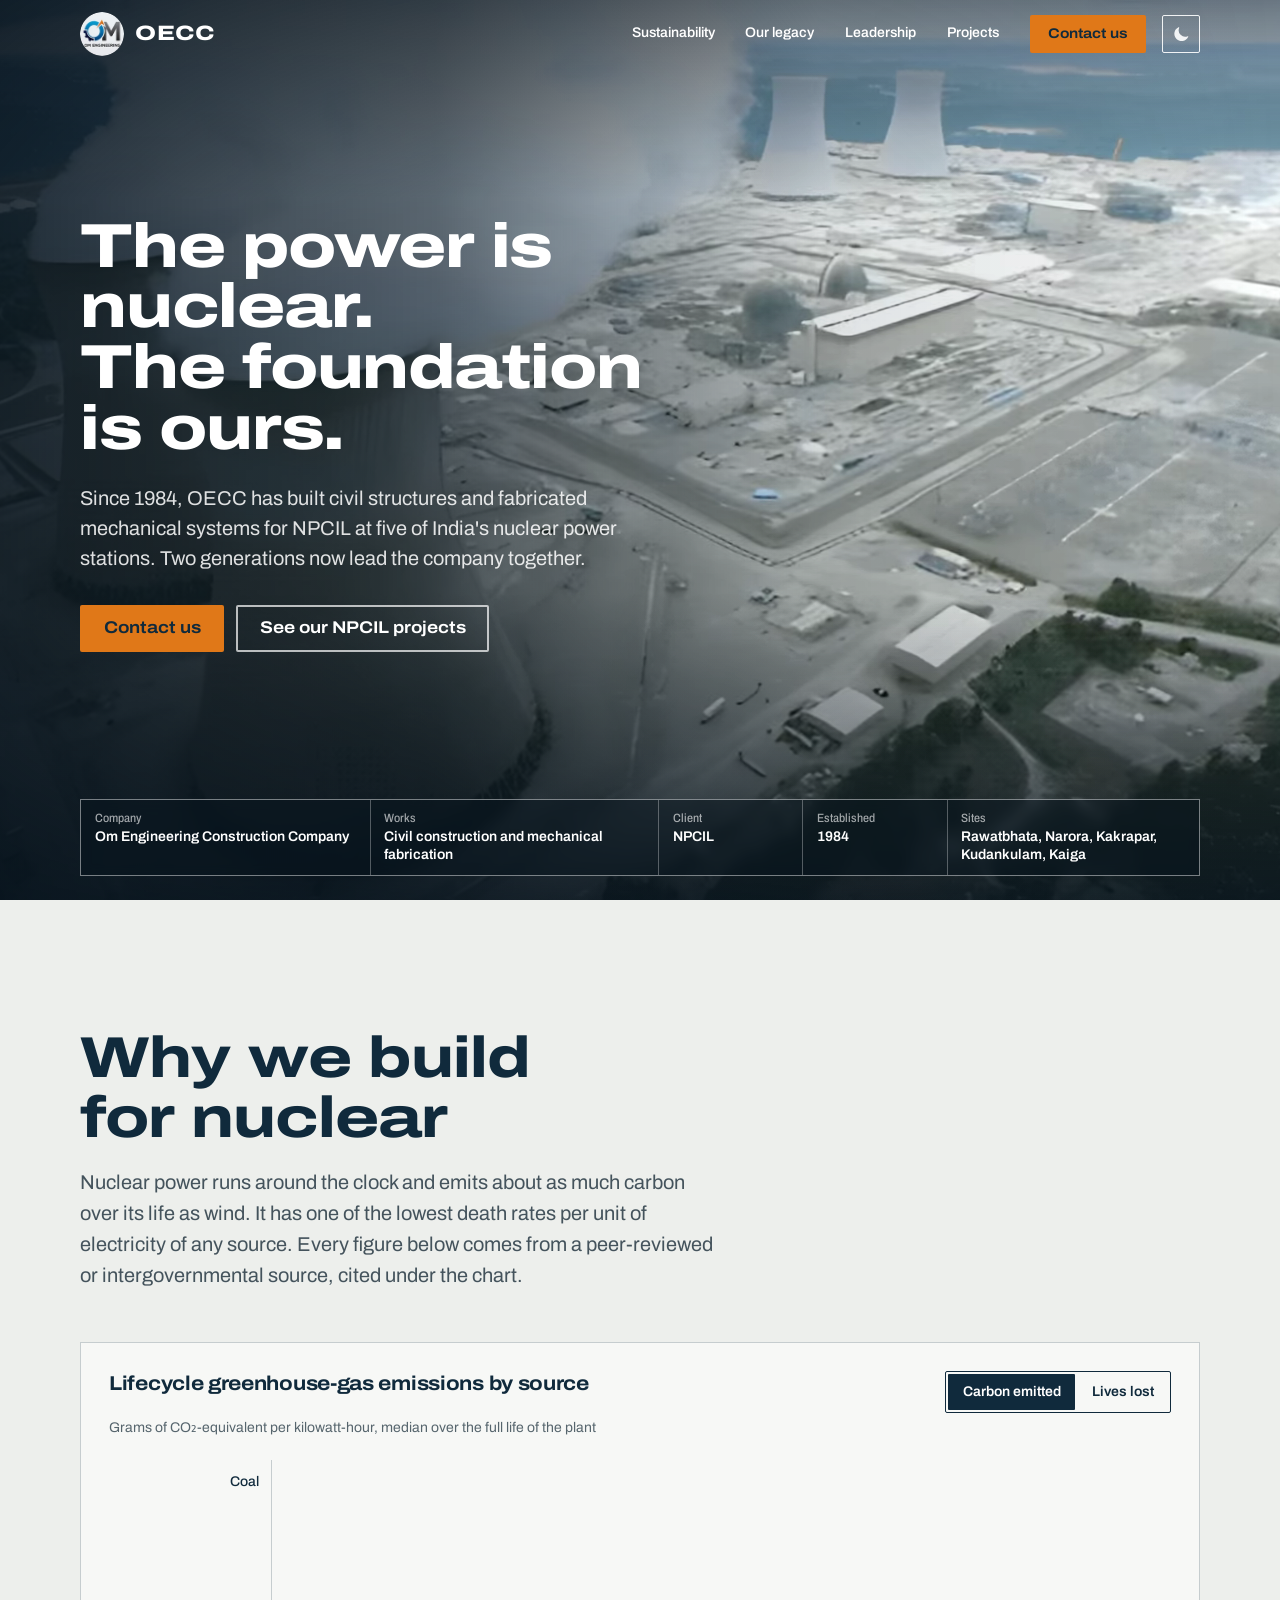
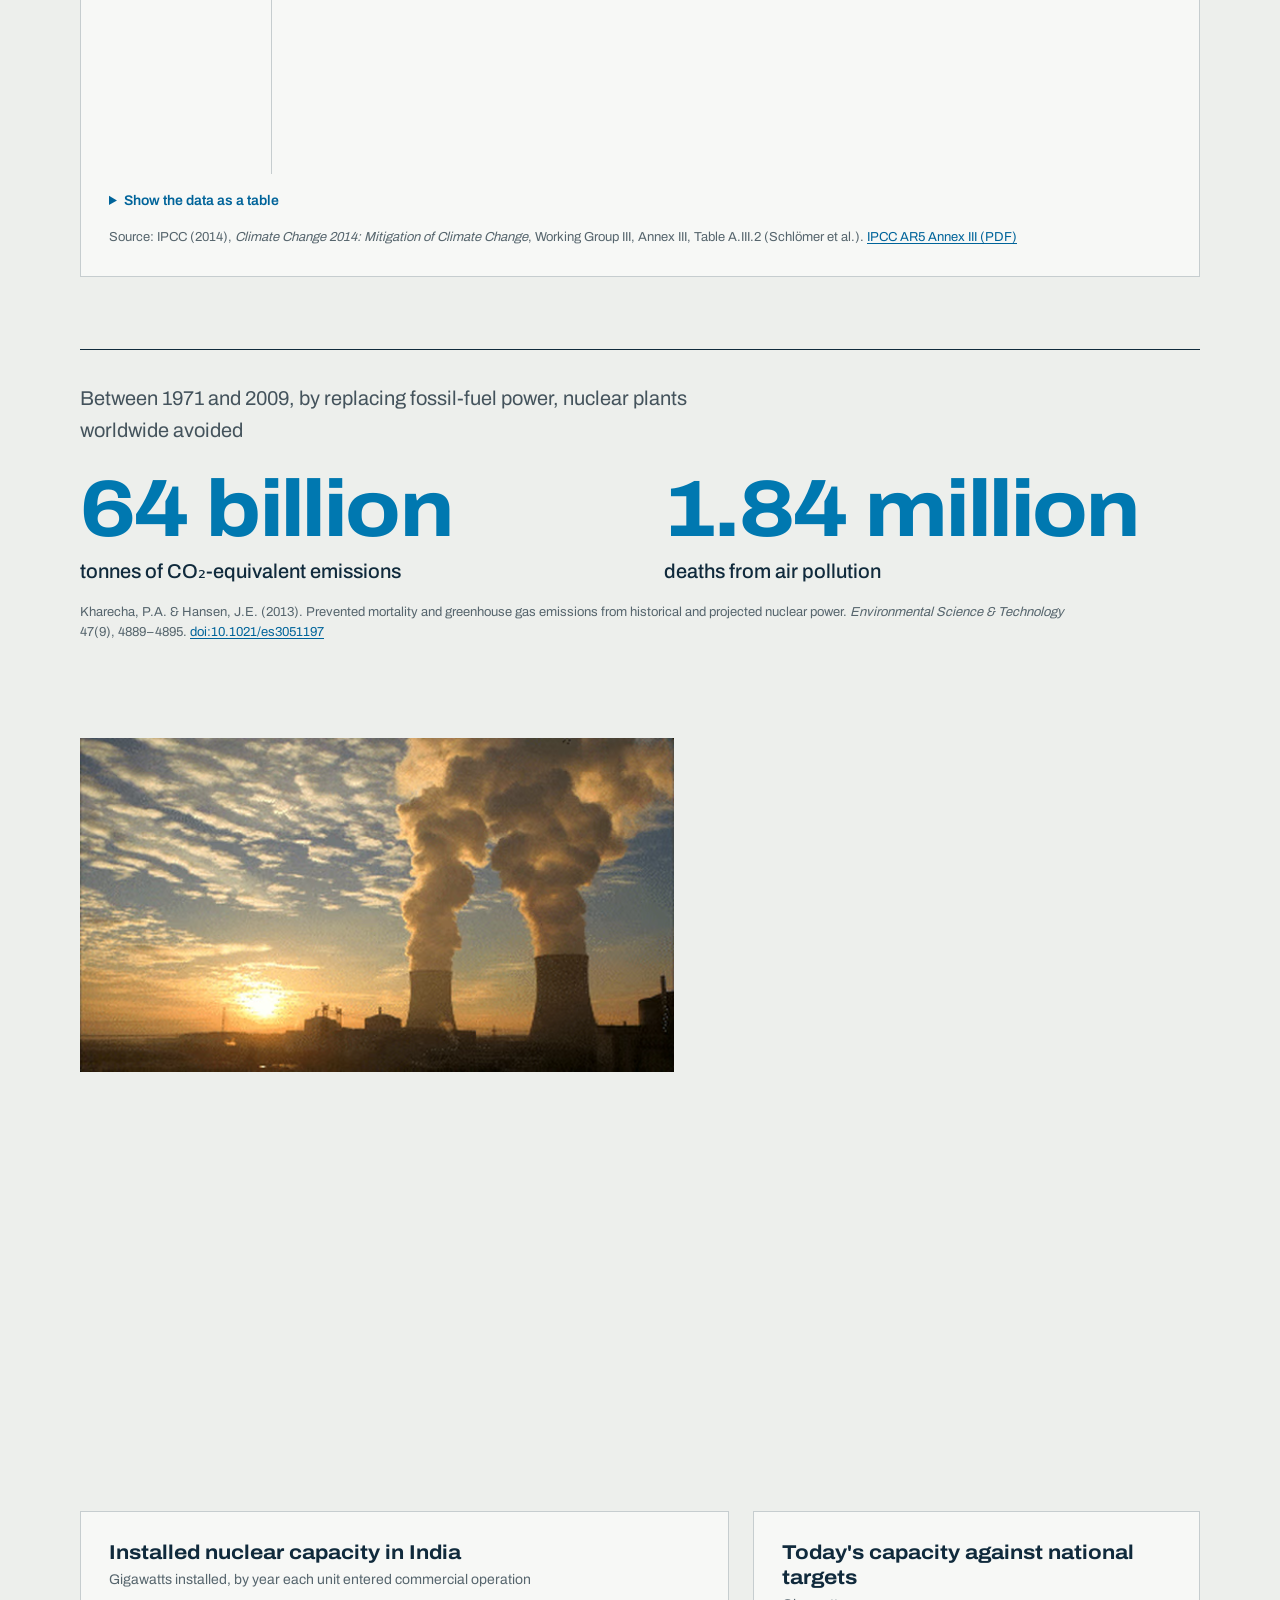
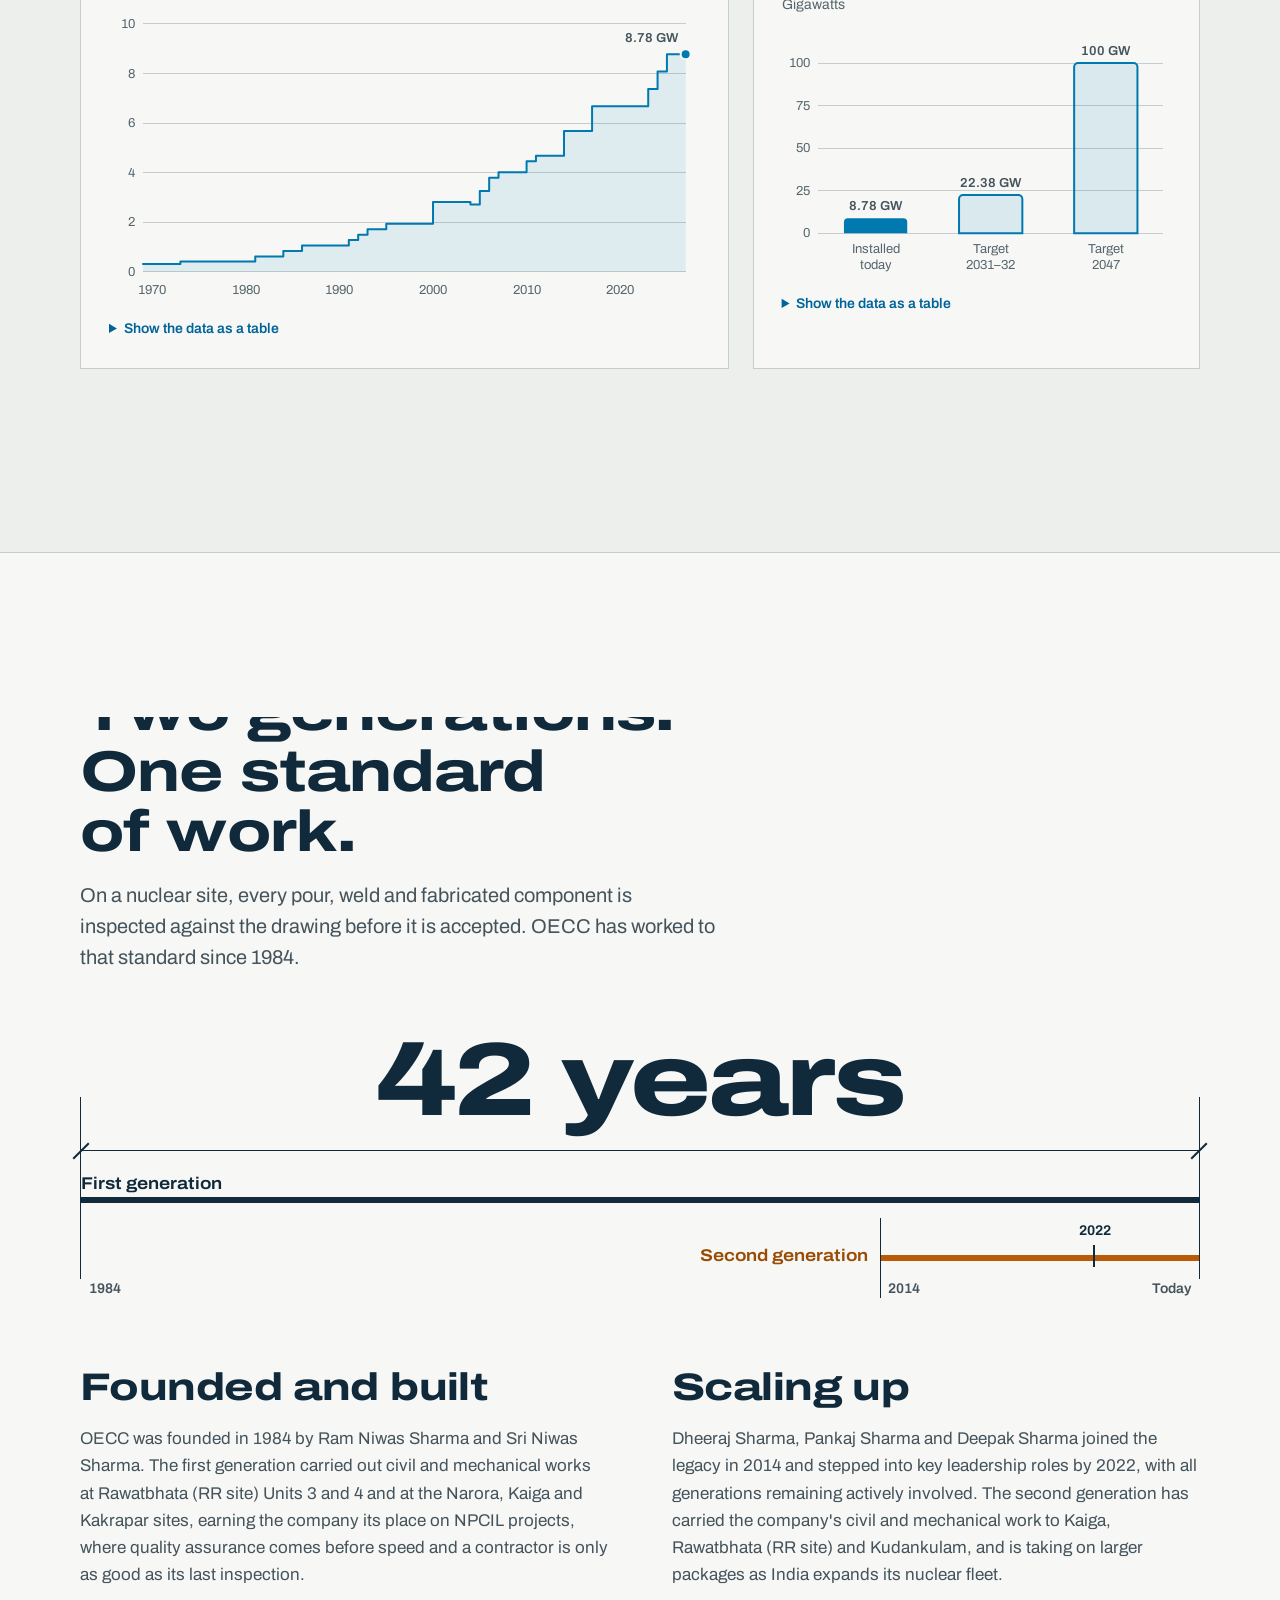
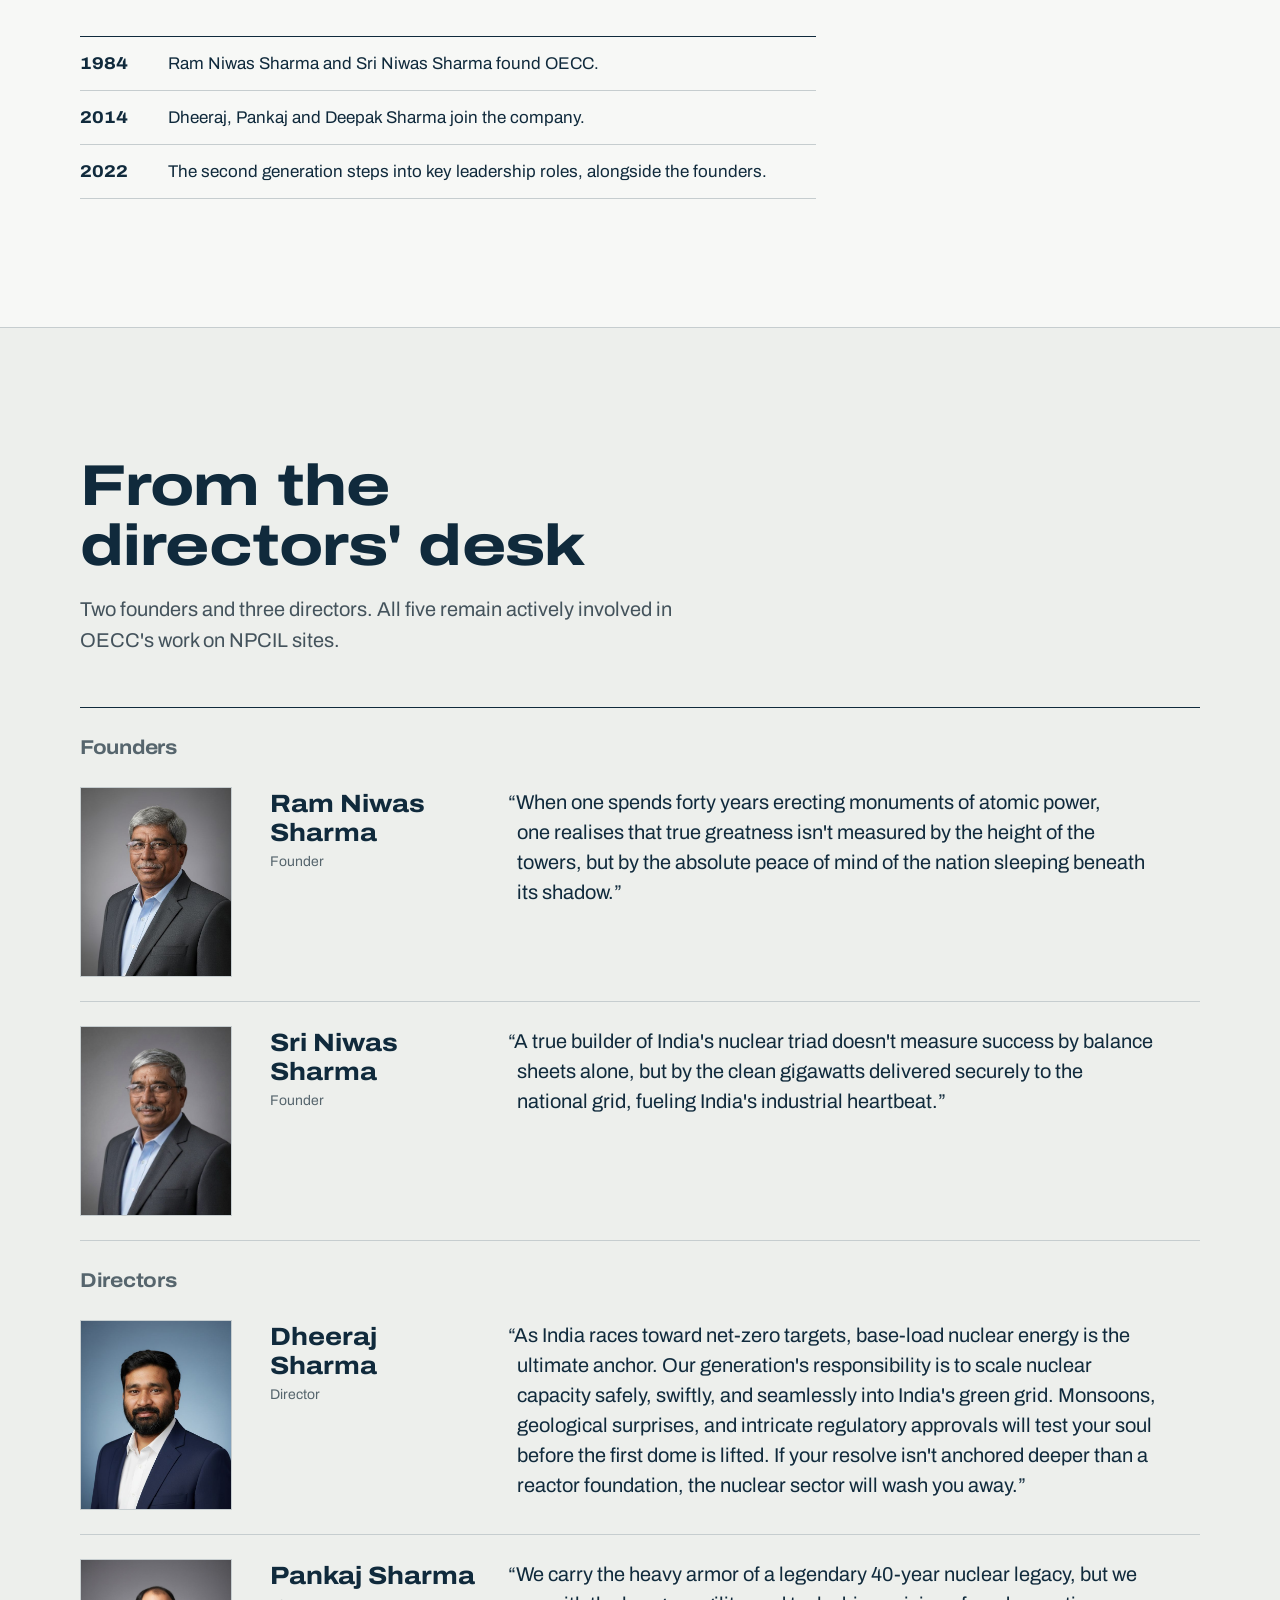
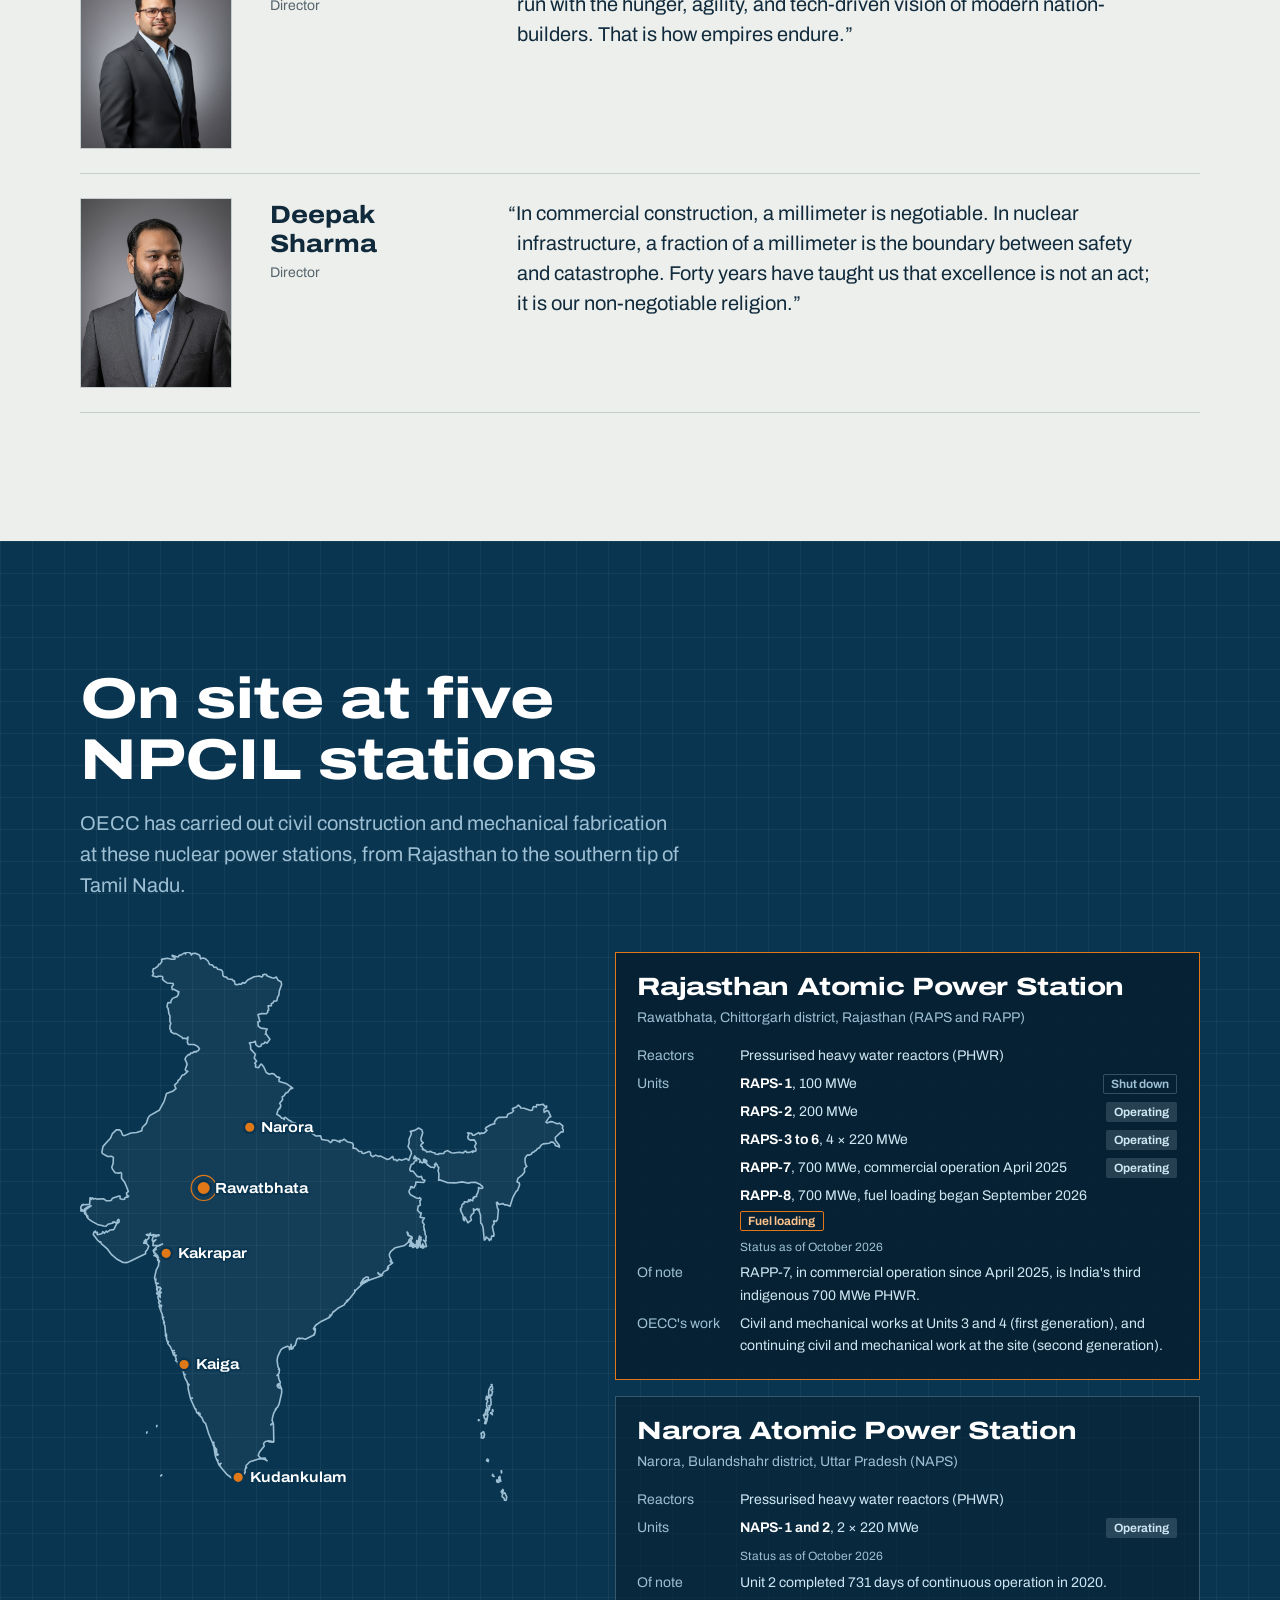
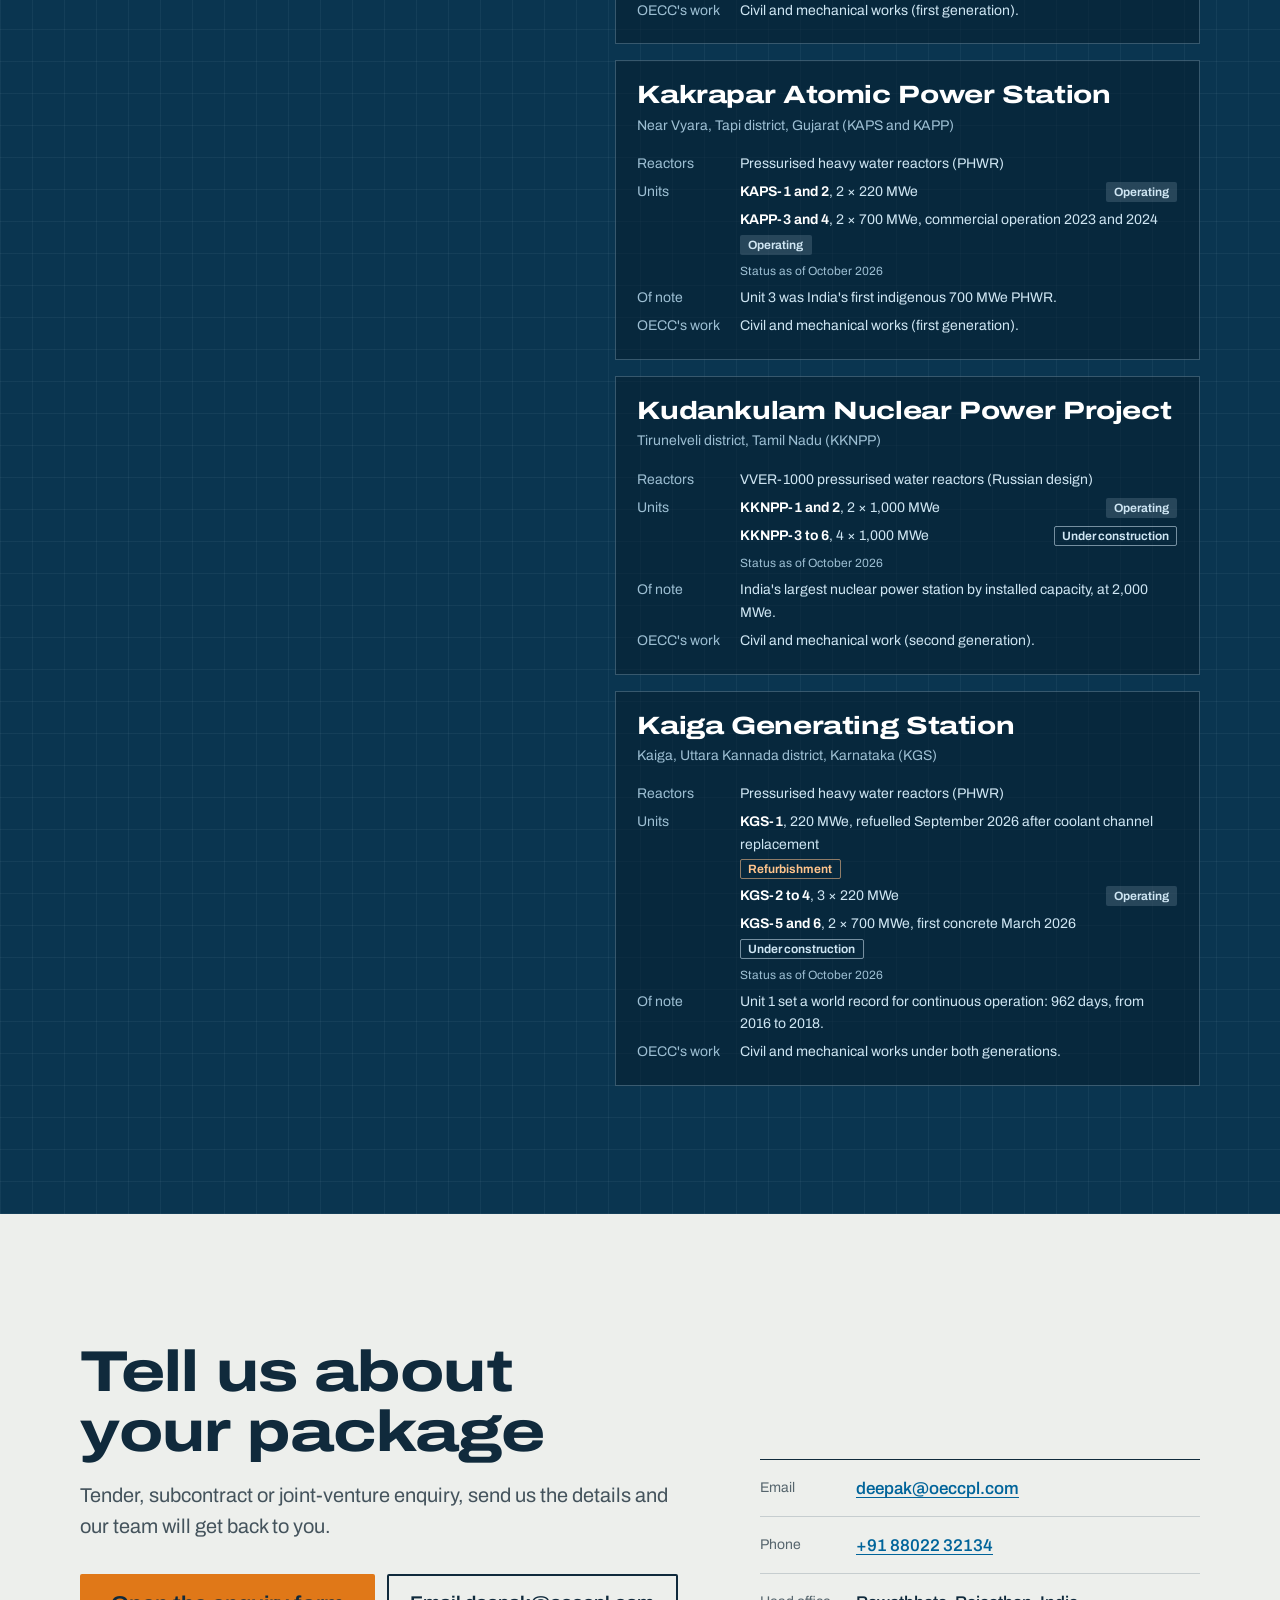
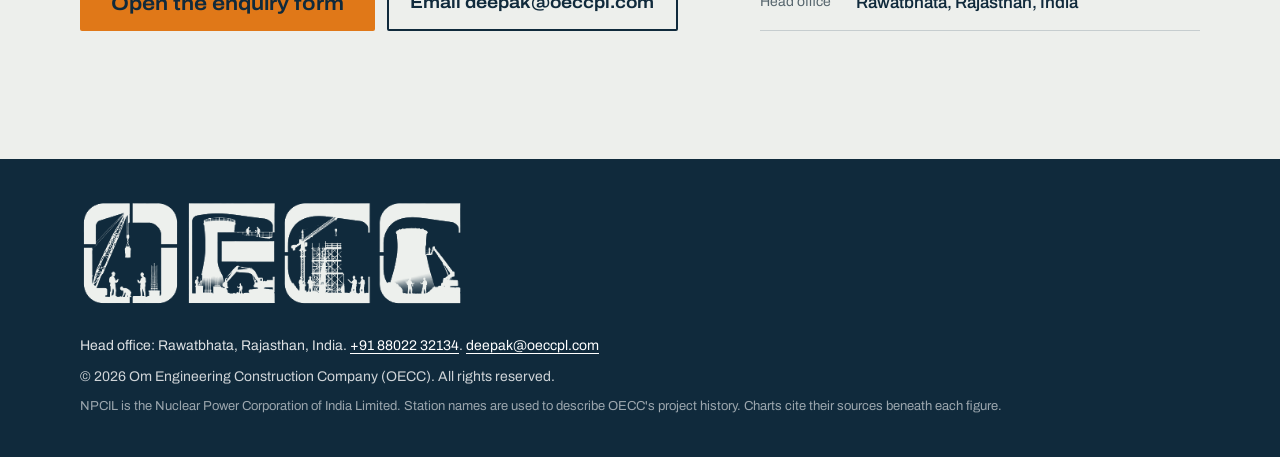
<file: index.html>
<!DOCTYPE html>
<html lang="en-IN">
<head>
  <meta charset="UTF-8">
  <meta name="viewport" content="width=device-width, initial-scale=1">
  <title>OECC | Civil construction and mechanical fabrication for NPCIL</title>
  <meta name="description" content="Om Engineering Construction Company (OECC) has delivered civil construction and mechanical fabrication for NPCIL nuclear power stations across India since 1984.">
  <meta name="color-scheme" content="light dark">
  <meta name="theme-color" content="#0A3550">
  <link rel="canonical" href="https://oeccpl.com/">

  <meta property="og:type" content="website">
  <meta property="og:title" content="OECC | The power is nuclear. The foundation is ours.">
  <meta property="og:description" content="Four decades of civil construction and mechanical fabrication for NPCIL nuclear power stations.">
  <meta property="og:image" content="https://oeccpl.com/assets/img/og-image.jpg">
  <meta property="og:url" content="https://oeccpl.com/">
  <meta name="twitter:card" content="summary_large_image">

  <link rel="icon" href="favicon.ico" sizes="48x48">
  <link rel="icon" href="assets/img/logo-192.png" type="image/png" sizes="192x192">
  <link rel="apple-touch-icon" href="assets/img/apple-touch-icon.png">
  <link rel="manifest" href="site.webmanifest">

  <link rel="preload" href="assets/fonts/archivo-var.woff2" as="font" type="font/woff2" crossorigin>
  <link rel="preload" href="assets/video/hero-aerial-poster.webp" as="image" type="image/webp">
  <script src="theme.js"></script>
  <link rel="stylesheet" href="style.css">
  <script src="script.js" defer></script>

  <script type="application/ld+json">
  {
    "@context": "https://schema.org",
    "@type": "Organization",
    "name": "Om Engineering Construction Company",
    "alternateName": "OECC",
    "url": "https://oeccpl.com/",
    "logo": "https://oeccpl.com/assets/img/logo-512.png",
    "email": "deepak@oeccpl.com",
    "telephone": "+91-8802232134",
    "foundingDate": "1984",
    "founder": [
      { "@type": "Person", "name": "Ram Niwas Sharma" },
      { "@type": "Person", "name": "Sri Niwas Sharma" }
    ],
    "address": {
      "@type": "PostalAddress",
      "addressLocality": "Rawatbhata",
      "addressRegion": "Rajasthan",
      "addressCountry": "IN"
    },
    "description": "Civil construction and mechanical fabrication for NPCIL nuclear power stations."
  }
  </script>
</head>
<body>
  <a class="skip-link" href="#main">Skip to content</a>

  <!-- ============ Navigation ============ -->
  <header class="site-nav" data-nav>
    <div class="nav-inner">
      <a class="brand" href="#top" aria-label="OECC home">
        <picture>
          <source srcset="assets/img/logo-96.webp" type="image/webp">
          <img src="assets/img/logo-96.png" width="44" height="44" alt="">
        </picture>
        <span class="brand-name">OECC</span>
      </a>
      <button class="nav-toggle" type="button" aria-expanded="false" aria-controls="nav-menu" data-nav-toggle>Menu</button>
      <nav id="nav-menu" class="nav-menu" aria-label="Main">
        <a href="#sustainability">Sustainability</a>
        <a href="#legacy">Our legacy</a>
        <a href="#leadership">Leadership</a>
        <a href="#projects">Projects</a>
        <a class="btn btn-primary btn-small" href="#contact">Contact us</a>
      </nav>
      <button class="theme-toggle" type="button" data-theme-toggle aria-label="Switch to dark mode">
        <svg class="icon-moon" viewBox="0 0 24 24" aria-hidden="true" focusable="false"><path fill="currentColor" d="M20.5 14.6A8.5 8.5 0 0 1 9.4 3.5a.6.6 0 0 0-.8-.7A9.5 9.5 0 1 0 21.2 15.4a.6.6 0 0 0-.7-.8Z"/></svg>
        <svg class="icon-sun" viewBox="0 0 24 24" aria-hidden="true" focusable="false"><circle cx="12" cy="12" r="4.2" fill="currentColor"/><path stroke="currentColor" stroke-width="2" stroke-linecap="round" d="M12 2.5v2.2M12 19.3v2.2M2.5 12h2.2M19.3 12h2.2M5.3 5.3l1.6 1.6M17.1 17.1l1.6 1.6M5.3 18.7l1.6-1.6M17.1 6.9l1.6-1.6"/></svg>
      </button>
    </div>
  </header>

  <main id="main">

    <!-- ============ 1. Hero ============ -->
    <section class="hero" id="top" aria-labelledby="hero-title">
      <!-- Hero footage: drone push-in between two cooling towers, upscaled to HD and looped (assets/video/hero-aerial-*).
           Muted + playsinline so it autoplays on phones; the poster is the loop's first frame, so first paint matches playback. -->
      <video class="hero-video" autoplay muted loop playsinline preload="auto"
             poster="assets/video/hero-aerial-poster.webp" aria-hidden="true" data-hero-video>
        <source src="assets/video/hero-aerial-1080.webm" type="video/webm" media="(min-width: 900px)">
        <source src="assets/video/hero-aerial-1080.mp4" type="video/mp4" media="(min-width: 900px)">
        <source src="assets/video/hero-aerial-720.webm" type="video/webm">
        <source src="assets/video/hero-aerial-720.mp4" type="video/mp4">
      </video>

      <div class="hero-shade" aria-hidden="true"></div>

      <div class="hero-content">
        <h1 id="hero-title" class="hero-title">
          <span class="line">The power is nuclear.</span>
          <span class="line">The foundation is ours.</span>
        </h1>
        <p class="hero-lede">Since 1984, OECC has built civil structures and fabricated mechanical systems for NPCIL at five of India's nuclear power stations. Two generations now lead the company together.</p>
        <div class="hero-actions">
          <a class="btn btn-primary" href="#contact">Contact us</a>
          <a class="btn btn-ghost" href="#projects">See our NPCIL projects</a>
        </div>
      </div>

      <!-- Drawing title block: identifies the company the way a title block identifies a drawing -->
      <dl class="title-block">
        <div class="tb-cell tb-wide"><dt>Company</dt><dd>Om Engineering Construction Company</dd></div>
        <div class="tb-cell"><dt>Works</dt><dd>Civil construction and mechanical fabrication</dd></div>
        <div class="tb-cell"><dt>Client</dt><dd>NPCIL</dd></div>
        <div class="tb-cell"><dt>Established</dt><dd data-founded>1984</dd></div>
        <div class="tb-cell"><dt>Sites</dt><dd>Rawatbhata, Narora, Kakrapar, Kudankulam, Kaiga</dd></div>
      </dl>
    </section>

    <!-- ============ 2. Sustainability ============ -->
    <section class="section section-sustain" id="sustainability" aria-labelledby="sustain-title">
      <div class="wrap">
        <header class="section-head">
          <h2 id="sustain-title">Why we build for nuclear</h2>
          <p class="section-lede">Nuclear power runs around the clock and emits about as much carbon over its life as wind. It has one of the lowest death rates per unit of electricity of any source. Every figure below comes from a peer-reviewed or intergovernmental source, cited under the chart.</p>
        </header>

        <figure class="viz viz-compare" data-compare aria-labelledby="compare-title">
          <div class="viz-head">
            <h3 id="compare-title" class="viz-title" data-compare-title>Lifecycle greenhouse-gas emissions by source</h3>
            <div class="seg" role="tablist" aria-label="Choose a measure">
              <button type="button" role="tab" id="tab-carbon" aria-selected="true" aria-controls="compare-panel" data-metric="carbon">Carbon emitted</button>
              <button type="button" role="tab" id="tab-deaths" aria-selected="false" aria-controls="compare-panel" data-metric="deaths" tabindex="-1">Lives lost</button>
            </div>
          </div>
          <p class="viz-sub" data-compare-sub></p>
          <div id="compare-panel" role="tabpanel" aria-labelledby="tab-carbon" class="viz-plot" data-compare-plot></div>
          <details class="viz-table">
            <summary>Show the data as a table</summary>
            <div data-compare-table></div>
          </details>
          <p class="viz-source" data-compare-source></p>
        </figure>

        <div class="impact" data-impact>
          <p class="impact-intro">Between 1971 and 2009, by replacing fossil-fuel power, nuclear plants worldwide avoided</p>
          <div class="impact-figures">
            <p class="figure"><span class="figure-value">64 billion</span><span class="figure-label">tonnes of CO₂-equivalent emissions</span></p>
            <p class="figure"><span class="figure-value">1.84 million</span><span class="figure-label">deaths from air pollution</span></p>
          </div>
          <p class="viz-source">Kharecha, P.A. &amp; Hansen, J.E. (2013). Prevented mortality and greenhouse gas emissions from historical and projected nuclear power. <cite>Environmental Science &amp; Technology</cite> 47(9), 4889–4895. <a href="https://doi.org/10.1021/es3051197" rel="noopener">doi:10.1021/es3051197</a></p>
        </div>
      </div>

      <div class="wrap vapour">
        <div class="vapour-media">
          <video class="vapour-video" muted loop playsinline preload="none" poster="assets/video/towers-sunrise-poster.webp" aria-hidden="true" data-lazy-video>
            <source data-src="assets/video/towers-sunrise.mp4" type="video/mp4">
            <source data-src="assets/video/towers-sunrise.webm" type="video/webm">
          </video>
        </div>
        <div class="vapour-copy">
          <h3>Those plumes are water vapour</h3>
          <p>A cooling tower releases warm water vapour from the plant's cooling circuit. Nothing is burned to raise a nuclear plant's steam, so there is no combustion smoke.</p>
        </div>
      </div>

      <div class="wrap">
        <header class="section-head section-head-sub">
          <h3>India's nuclear build-out has barely begun</h3>
          <p class="section-lede" data-india-lede>In 2024–25 India's reactors generated a record 56,681 million units, about 3.1% of the country's electricity, and avoided around 49 million tonnes of CO₂. The target for 2047 is at least 100 GW, more than eleven times today's capacity. Each new unit starts with excavation, foundation rafts, containment structures and kilometres of fabricated piping: the work OECC does.</p>
        </header>
        <div class="viz-pair">
          <figure class="viz" data-history>
            <figcaption class="viz-title">Installed nuclear capacity in India</figcaption>
            <p class="viz-sub">Gigawatts installed, by year each unit entered commercial operation</p>
            <div class="viz-plot" data-history-plot></div>
            <details class="viz-table">
              <summary>Show the data as a table</summary>
              <div data-history-table></div>
            </details>
          </figure>
          <figure class="viz" data-targets>
            <figcaption class="viz-title">Today's capacity against national targets</figcaption>
            <p class="viz-sub">Gigawatts</p>
            <div class="viz-plot" data-targets-plot></div>
            <details class="viz-table">
              <summary>Show the data as a table</summary>
              <div data-targets-table></div>
            </details>
          </figure>
        </div>
        <p class="viz-source" data-india-source></p>
      </div>
    </section>

    <!-- ============ 3. Legacy ============ -->
    <section class="section section-legacy" id="legacy" aria-labelledby="legacy-title">
      <div class="wrap">
        <header class="section-head">
          <h2 id="legacy-title">Two generations. One standard of work.</h2>
          <p class="section-lede">On a nuclear site, every pour, weld and fabricated component is inspected against the drawing before it is accepted. OECC has worked to that standard since 1984.</p>
        </header>

        <!-- Dimension string: the company's span measured like a dimension on a drawing.
             Both generations run to today. Bar positions follow the data-* years. -->
        <div class="dimension" data-dimension data-founded="1984" data-handover="2014" data-leadership="2022" data-now="2026" role="img"
             aria-label="42 years, 1984 to today. The first generation from 1984 to today; the second generation from 2014 to today, in key leadership roles since 2022.">
          <div class="dim-overall">
            <span class="dim-tick" aria-hidden="true"></span>
            <span class="dim-label"><strong>42 years</strong></span>
            <span class="dim-tick" aria-hidden="true"></span>
          </div>
          <div class="dim-rows" aria-hidden="true">
            <div class="dim-row dim-row-1">
              <span class="dim-row-label">First generation</span>
              <span class="dim-bar"></span>
            </div>
            <div class="dim-row dim-row-2">
              <span class="dim-row-label">Second generation</span>
              <span class="dim-bar" data-bar-2>
                <span class="dim-mark" data-mark-leadership><span data-year-leadership>2022</span></span>
              </span>
            </div>
            <div class="dim-years">
              <span data-year-founded>1984</span>
              <span data-year-handover>2014</span>
              <span>Today</span>
            </div>
          </div>
        </div>

        <div class="generations">
          <article class="gen">
            <h3>Founded and built</h3>
            <p>OECC was founded in <span data-founded>1984</span> by Ram Niwas Sharma and Sri Niwas Sharma. The first generation carried out civil and mechanical works at Rawatbhata (RR site) Units 3 and 4 and at the Narora, Kaiga and Kakrapar sites, earning the company its place on NPCIL projects, where quality assurance comes before speed and a contractor is only as good as its last inspection.</p>
          </article>
          <article class="gen">
            <h3>Scaling up</h3>
            <p>Dheeraj Sharma, Pankaj Sharma and Deepak Sharma joined the legacy in 2014 and stepped into key leadership roles by 2022, with all generations remaining actively involved. The second generation has carried the company's civil and mechanical work to Kaiga, Rawatbhata (RR site) and Kudankulam, and is taking on larger packages as India expands its nuclear fleet.</p>
          </article>
        </div>
        <ol class="gen-points">
          <li><span class="gen-year">1984</span>Ram Niwas Sharma and Sri Niwas Sharma found OECC.</li>
          <li><span class="gen-year">2014</span>Dheeraj, Pankaj and Deepak Sharma join the company.</li>
          <li><span class="gen-year">2022</span>The second generation steps into key leadership roles, alongside the founders.</li>
        </ol>
      </div>
    </section>

    <!-- ============ 4. Leadership ============ -->
    <section class="section section-leadership" id="leadership" aria-labelledby="leadership-title">
      <div class="wrap">
        <header class="section-head">
          <h2 id="leadership-title">From the directors' desk</h2>
          <p class="section-lede">Two founders and three directors. All five remain actively involved in OECC's work on NPCIL sites.</p>
        </header>

        <!-- Photos: save each as the file named in data-photo (assets/img/team/…jpg), portrait 4:5,
             at least 800 × 1000 px. The page picks them up automatically; until then the frame shows the OECC mark. -->
        <div class="people">
          <h3 class="people-group">Founders</h3>
          <figure class="person">
            <div class="person-photo" data-photo="assets/img/team/ram-niwas-sharma.jpg" data-name="Ram Niwas Sharma"></div>
            <blockquote class="person-quote">
              <p>“When one spends forty years erecting monuments of atomic power, one realises that true greatness isn't measured by the height of the towers, but by the absolute peace of mind of the nation sleeping beneath its shadow.”</p>
            </blockquote>
            <figcaption class="person-id">
              <span class="person-name">Ram Niwas Sharma</span>
              <span class="person-role">Founder</span>
            </figcaption>
          </figure>
          <figure class="person">
            <div class="person-photo" data-photo="assets/img/team/sri-niwas-sharma.jpg" data-name="Sri Niwas Sharma"></div>
            <blockquote class="person-quote">
              <p>“A true builder of India's nuclear triad doesn't measure success by balance sheets alone, but by the clean gigawatts delivered securely to the national grid, fueling India's industrial heartbeat.”</p>
            </blockquote>
            <figcaption class="person-id">
              <span class="person-name">Sri Niwas Sharma</span>
              <span class="person-role">Founder</span>
            </figcaption>
          </figure>

          <h3 class="people-group">Directors</h3>
          <figure class="person">
            <div class="person-photo" data-photo="assets/img/team/dheeraj-sharma.jpg" data-name="Dheeraj Sharma"></div>
            <blockquote class="person-quote">
              <p>“As India races toward net-zero targets, base-load nuclear energy is the ultimate anchor. Our generation's responsibility is to scale nuclear capacity safely, swiftly, and seamlessly into India's green grid. Monsoons, geological surprises, and intricate regulatory approvals will test your soul before the first dome is lifted. If your resolve isn't anchored deeper than a reactor foundation, the nuclear sector will wash you away.”</p>
            </blockquote>
            <figcaption class="person-id">
              <span class="person-name">Dheeraj Sharma</span>
              <span class="person-role">Director</span>
            </figcaption>
          </figure>
          <figure class="person">
            <div class="person-photo" data-photo="assets/img/team/pankaj-sharma.jpg" data-name="Pankaj Sharma"></div>
            <blockquote class="person-quote">
              <p>“We carry the heavy armor of a legendary 40-year nuclear legacy, but we run with the hunger, agility, and tech-driven vision of modern nation-builders. That is how empires endure.”</p>
            </blockquote>
            <figcaption class="person-id">
              <span class="person-name">Pankaj Sharma</span>
              <span class="person-role">Director</span>
            </figcaption>
          </figure>
          <figure class="person">
            <div class="person-photo" data-photo="assets/img/team/deepak-sharma.jpg" data-name="Deepak Sharma"></div>
            <blockquote class="person-quote">
              <p>“In commercial construction, a millimeter is negotiable. In nuclear infrastructure, a fraction of a millimeter is the boundary between safety and catastrophe. Forty years have taught us that excellence is not an act; it is our non-negotiable religion.”</p>
            </blockquote>
            <figcaption class="person-id">
              <span class="person-name">Deepak Sharma</span>
              <span class="person-role">Director</span>
            </figcaption>
          </figure>
        </div>
      </div>
    </section>

    <!-- ============ 5. Projects ============ -->
    <section class="section section-projects" id="projects" aria-labelledby="projects-title">
      <div class="wrap">
        <header class="section-head">
          <h2 id="projects-title">On site at five NPCIL stations</h2>
          <p class="section-lede">OECC has carried out civil construction and mechanical fabrication at these nuclear power stations, from Rajasthan to the southern tip of Tamil Nadu.</p>
        </header>

        <div class="projects">
          <figure class="map" aria-label="Map of India showing the five nuclear power stations where OECC has worked">
            <svg viewBox="0 0 1000 1136" role="img" aria-labelledby="map-title">
              <title id="map-title">Map of India with OECC project sites</title>
              <path class="map-land" d="M169.1,1081.8L167.0,1083.6L169.0,1081.5ZM138.1,993.6L138.8,992.6L137.9,995.0ZM159.2,979.2L158.9,980.8L158.5,981.8L158.5,980.5ZM826.0,967.9L824.5,969.5L823.9,967.4ZM438.0,821.5L435.5,819.0L436.2,817.7L439.6,820.4ZM710.7,612.3L708.3,612.2L708.4,609.2L710.5,610.4ZM684.6,599.8L684.4,608.6L681.4,608.2ZM701.8,597.6L701.7,602.8L699.8,602.2ZM682.8,597.3L684.1,597.9L682.4,600.5L682.0,599.6ZM374.1,157.4L387.2,159.3L384.3,164.9L385.2,168.4L383.0,169.8L385.7,170.7L392.8,180.6L386.7,188.5L382.5,186.1L381.4,188.5L375.4,191.0L374.1,195.1L369.6,196.1L363.7,191.4L362.6,184.6L358.9,186.7L350.5,187.9L352.8,193.2L353.0,200.8L362.8,211.5L360.3,219.4L365.4,225.9L361.3,229.8L363.4,232.4L362.8,237.9L368.9,239.5L374.0,231.8L376.1,232.7L379.7,237.1L385.3,249.3L391.3,252.7L396.9,251.1L400.7,252.1L407.9,258.8L411.2,258.5L413.5,260.8L411.5,263.2L411.9,267.8L426.2,271.8L440.1,281.6L437.3,283.0L435.5,282.0L430.3,289.4L425.3,292.1L422.1,297.6L418.4,299.5L419.0,305.6L413.1,312.9L415.4,317.1L414.6,321.4L413.3,321.0L413.3,324.4L410.3,325.0L407.0,335.7L413.8,339.7L417.1,343.8L419.8,343.9L422.5,346.4L422.5,342.7L424.8,341.8L432.5,348.2L435.6,348.9L436.8,351.1L445.8,354.2L450.1,363.3L453.6,362.0L456.2,365.7L469.3,374.0L475.2,371.6L488.0,380.7L497.5,380.1L500.0,387.8L513.0,389.7L518.1,394.1L520.9,392.0L521.7,388.7L528.7,389.2L537.7,393.5L537.0,390.1L542.9,389.9L546.1,386.9L552.6,392.3L563.4,394.9L565.2,399.0L564.6,405.7L570.7,406.4L577.5,412.7L582.5,412.5L583.6,416.1L586.7,416.9L597.8,412.5L600.9,414.6L601.3,420.1L605.3,423.5L611.5,420.1L617.8,422.8L620.9,421.7L635.6,429.2L639.3,428.3L646.8,422.9L649.0,429.6L652.9,429.5L655.6,431.9L659.6,428.8L665.4,430.6L675.1,427.3L679.8,431.0L685.4,416.6L684.8,412.1L678.5,402.6L680.8,394.4L680.4,387.8L685.0,377.0L685.2,374.2L683.0,371.0L692.5,368.9L700.5,364.1L707.1,367.8L708.8,373.7L705.0,386.3L706.1,391.1L710.1,394.7L706.1,397.6L704.6,401.0L707.9,403.1L708.7,408.9L710.6,407.5L711.5,409.9L714.5,410.2L717.1,413.7L725.5,412.4L729.0,414.6L733.9,415.1L734.7,417.9L741.7,418.5L742.4,417.1L752.4,416.4L754.1,413.3L760.0,410.8L768.1,415.3L772.6,415.8L784.4,414.3L792.4,415.5L796.6,411.8L798.5,412.0L800.1,414.6L806.3,414.4L810.5,412.3L812.3,414.4L812.8,411.4L815.6,412.7L819.0,411.1L818.8,407.0L816.1,402.1L819.5,395.6L815.6,388.6L807.1,389.1L802.9,386.3L801.9,382.9L804.0,376.7L801.6,374.0L810.5,375.7L811.9,378.7L814.8,378.9L824.7,373.5L826.9,376.5L829.9,373.8L831.1,375.2L836.2,374.1L841.7,368.8L838.3,366.0L839.7,363.1L849.8,357.3L857.8,355.0L857.1,351.5L861.6,344.8L866.0,342.1L882.5,341.7L884.7,335.4L893.5,331.9L896.8,328.3L894.2,325.5L894.8,323.5L902.5,320.6L906.5,316.8L910.8,320.3L911.5,322.8L918.8,323.3L931.7,327.9L935.8,326.6L936.8,321.1L938.5,319.7L943.7,320.7L944.6,315.9L946.4,315.5L948.7,316.6L958.2,314.8L961.4,319.8L965.4,318.5L964.6,322.2L959.4,325.0L960.1,331.6L965.9,327.9L969.0,329.5L973.8,340.6L970.5,341.5L963.7,351.9L966.0,353.6L972.6,350.9L977.9,351.3L986.4,355.4L991.6,354.0L998.7,359.8L997.6,364.5L1000.0,368.4L999.0,372.3L995.2,372.1L982.9,383.7L983.5,389.7L991.1,399.8L991.7,403.5L983.0,400.2L982.6,397.3L977.5,392.9L973.5,393.2L970.9,395.6L958.3,396.9L953.8,399.5L950.5,404.8L945.8,407.0L943.1,410.8L940.5,411.4L938.8,413.9L935.9,414.1L933.2,418.3L928.1,420.3L926.2,419.6L923.4,421.7L920.5,426.9L920.6,434.1L922.2,441.1L924.3,443.2L919.2,448.0L919.5,455.1L914.4,461.5L905.7,468.1L903.9,475.3L908.5,477.7L909.2,482.0L904.8,493.2L902.6,494.1L895.0,508.1L889.4,525.9L881.9,522.9L878.2,523.0L875.0,520.4L866.3,522.1L863.3,517.7L861.3,518.2L863.5,530.4L865.4,532.6L863.5,553.1L860.0,557.7L856.8,555.7L855.5,556.7L856.7,562.3L853.4,566.4L853.1,569.3L856.6,585.4L854.9,586.4L855.6,588.0L851.5,587.5L850.0,595.1L847.5,594.3L846.5,596.5L845.1,593.2L839.9,589.3L838.8,594.3L836.2,595.8L833.5,569.2L831.1,562.7L828.8,560.6L828.4,544.7L825.1,535.2L825.4,531.6L823.1,533.8L821.6,530.6L817.1,534.1L813.8,531.0L814.5,539.5L810.2,543.0L807.7,547.8L809.5,554.6L802.3,560.0L795.8,548.1L794.4,549.6L794.9,555.6L793.0,554.2L792.1,544.7L786.9,534.5L788.3,532.9L786.8,531.0L790.0,527.1L789.7,524.0L791.6,521.0L793.9,520.8L794.7,516.9L802.2,517.0L803.8,512.5L806.3,515.2L807.3,511.8L812.3,514.7L813.1,507.9L815.5,508.7L814.8,506.5L820.2,505.4L820.3,501.3L822.1,499.6L824.5,491.4L824.1,487.1L829.5,489.1L832.8,488.1L833.0,485.7L826.9,480.2L817.6,476.1L807.2,476.7L804.1,478.3L790.3,475.4L776.2,477.6L760.5,477.3L744.9,471.8L741.8,472.2L742.4,458.9L740.6,452.1L742.2,445.8L739.7,443.8L738.4,439.5L736.3,438.9L736.2,436.6L733.1,439.6L734.7,442.3L732.3,446.6L730.4,445.1L725.3,445.1L717.9,439.5L716.2,434.1L717.3,432.6L715.3,430.5L711.8,428.3L710.1,430.3L714.1,433.7L714.5,436.1L709.6,434.5L707.8,436.4L705.2,433.9L702.3,435.0L704.0,432.5L702.0,429.2L693.6,424.3L692.3,421.7L690.4,427.3L695.4,427.7L696.6,431.6L694.4,431.2L691.1,434.3L690.7,436.8L685.2,439.7L682.1,448.6L682.6,451.5L684.0,453.6L688.5,453.1L697.7,464.1L702.4,465.5L706.0,464.0L708.4,470.4L713.3,472.2L711.2,476.6L694.7,475.8L694.2,481.1L690.6,487.7L687.9,487.5L686.5,485.0L683.5,486.1L684.4,488.8L681.4,492.2L680.3,496.3L683.3,501.8L695.9,508.8L701.3,509.6L702.2,507.9L704.8,509.8L705.1,512.6L702.8,514.8L704.0,523.4L699.4,526.0L698.1,534.1L704.2,540.5L705.9,539.7L703.4,548.5L712.4,550.4L708.7,555.1L708.3,558.8L711.9,563.6L710.7,567.5L712.3,573.3L711.3,574.7L712.8,575.4L714.1,584.4L716.5,589.4L715.1,591.8L715.9,597.2L714.1,598.5L710.6,596.1L714.3,600.4L716.6,609.1L713.8,609.6L710.1,607.7L709.0,603.6L709.0,608.4L707.2,608.9L707.3,606.3L706.6,610.9L703.8,610.5L703.4,600.9L705.7,594.3L703.8,592.3L705.7,590.1L703.4,591.9L704.6,593.6L703.2,597.0L701.2,597.0L703.0,588.1L702.2,587.4L699.0,600.5L698.9,603.6L701.2,604.2L699.2,611.3L697.9,610.6L697.1,612.5L696.3,611.3L697.8,602.5L696.5,596.7L695.2,608.8L693.0,609.7L693.0,606.1L690.9,605.3L691.5,607.9L690.2,609.3L689.8,603.7L688.5,602.4L690.0,610.7L688.3,611.4L685.8,607.3L686.8,602.8L684.6,596.5L687.2,592.1L686.4,588.8L679.9,586.1L677.5,579.7L676.4,579.3L678.4,585.9L684.1,588.3L685.2,591.6L681.1,594.3L679.0,600.3L673.9,604.9L669.4,607.7L652.2,611.5L642.5,619.7L639.8,625.3L640.0,628.7L644.2,638.9L641.2,639.8L644.9,640.8L645.3,642.3L643.3,642.8L646.8,642.8L636.9,650.4L635.8,654.8L638.8,653.1L634.9,657.6L637.0,656.8L628.1,661.6L624.5,667.5L625.7,668.3L618.3,665.9L616.4,663.1L616.9,665.6L623.9,669.6L593.4,680.4L591.5,679.0L596.6,677.5L596.4,672.8L592.0,672.1L586.1,676.3L580.4,685.4L581.2,687.3L584.9,684.5L583.5,683.5L585.4,680.8L587.5,681.3L590.3,679.5L589.8,682.3L586.8,682.8L588.2,683.7L596.6,679.5L583.1,687.4L569.8,700.2L568.0,699.2L568.0,701.9L569.4,701.1L568.0,703.6L557.2,717.7L551.1,721.7L552.0,722.7L554.7,720.8L547.6,727.2L546.6,729.9L535.0,735.7L524.6,744.2L523.9,743.5L520.1,750.8L516.9,750.9L518.7,752.7L515.7,753.8L516.6,755.3L498.8,764.1L487.5,772.0L482.9,779.1L485.0,782.1L486.6,781.6L486.2,778.1L486.8,779.8L486.7,783.3L485.8,788.1L484.9,790.6L483.8,790.1L484.8,791.6L466.1,800.8L459.1,799.0L454.3,800.1L454.1,798.6L448.9,800.4L445.1,813.3L440.0,817.7L440.4,820.2L436.9,817.5L436.5,811.2L436.3,816.0L433.4,822.4L432.3,816.4L428.7,815.5L419.2,819.5L415.4,822.9L408.9,837.0L407.6,844.5L409.5,857.9L411.9,861.7L410.6,863.0L412.5,863.2L411.8,871.0L407.4,875.8L410.4,875.0L410.9,882.1L414.3,890.2L413.3,893.8L416.5,902.8L410.6,892.7L410.4,896.6L409.0,893.9L407.6,896.6L409.9,900.7L417.0,903.2L417.2,911.4L411.9,934.7L409.1,940.7L403.9,945.8L406.0,944.9L401.1,952.6L398.5,961.5L397.3,968.2L399.6,975.0L397.2,975.3L394.7,978.0L397.5,975.8L400.1,976.4L400.9,1012.9L398.8,1013.8L397.5,1012.4L393.2,1011.7L392.6,1012.4L397.6,1014.1L390.6,1012.7L391.6,1011.2L385.2,1011.8L381.4,1014.3L379.6,1017.3L381.1,1021.9L370.9,1034.7L368.6,1041.4L374.1,1047.4L383.2,1046.9L383.7,1049.5L387.1,1052.3L381.6,1049.1L371.2,1048.2L351.4,1054.4L343.6,1062.1L342.9,1066.4L344.7,1065.9L341.3,1069.7L341.7,1075.5L339.3,1079.8L320.6,1089.8L313.7,1087.9L303.0,1079.7L287.5,1060.8L290.1,1060.4L288.5,1059.8L291.8,1057.6L287.0,1059.7L284.6,1053.8L285.4,1051.9L283.1,1049.3L284.0,1052.8L281.3,1046.5L279.6,1040.7L277.0,1024.8L277.5,1024.4L280.5,1033.6L280.3,1027.6L282.4,1034.3L281.1,1039.8L284.6,1040.6L286.1,1039.3L282.8,1038.1L282.4,1028.6L278.4,1023.9L277.3,1019.6L276.3,1018.3L277.2,1023.6L275.1,1019.4L275.0,1017.2L277.1,1014.8L275.6,1013.8L275.8,1016.2L274.1,1015.5L266.2,996.5L259.8,975.3L255.5,971.4L252.0,962.9L245.8,956.9L245.2,955.8L248.4,956.2L248.1,954.3L245.0,954.6L245.1,951.9L244.1,954.5L241.3,952.6L239.4,944.7L238.3,945.6L228.8,924.5L232.6,922.6L228.4,923.2L224.0,904.9L223.3,896.1L225.6,895.3L224.0,893.3L223.0,895.1L221.5,888.9L217.4,882.0L215.1,874.6L217.9,874.3L214.7,872.5L212.5,864.4L213.7,866.8L215.1,866.3L212.7,863.0L210.7,864.5L210.5,862.4L212.0,861.5L209.9,861.6L209.1,857.7L203.7,855.1L208.5,852.2L207.6,851.3L204.3,853.2L201.7,850.6L201.5,847.9L197.5,845.0L199.1,842.4L196.7,835.6L193.0,833.3L199.3,834.5L193.5,831.9L195.9,828.7L192.4,830.1L191.4,827.5L192.2,825.3L194.9,824.3L190.8,825.5L186.9,816.5L181.5,809.8L182.9,805.5L181.5,808.2L178.5,799.2L179.4,797.9L176.6,793.3L176.7,792.2L178.0,793.6L179.2,793.8L177.0,790.9L178.9,790.5L176.9,789.3L175.7,773.8L172.6,765.6L174.7,766.4L170.5,756.6L173.1,755.5L170.4,754.1L170.4,750.2L166.4,740.2L167.7,738.3L165.8,738.3L163.7,732.6L164.2,730.4L168.2,734.0L168.7,730.8L165.4,730.1L162.5,725.2L163.6,721.4L166.7,723.7L164.9,720.7L163.1,720.5L161.1,714.7L161.6,711.8L163.7,710.9L166.0,714.3L165.6,709.2L162.7,708.4L168.2,704.0L165.8,704.6L165.4,698.7L164.0,703.4L161.7,704.2L160.1,708.1L159.5,706.1L158.4,706.5L160.2,702.7L160.2,698.5L158.7,698.8L160.4,695.4L158.5,697.2L158.9,693.2L165.3,693.9L167.1,697.1L167.9,696.7L165.8,693.7L159.4,692.6L158.1,690.8L157.8,687.1L162.1,685.3L159.2,685.5L157.4,683.5L157.9,685.8L156.7,685.1L155.5,678.3L156.9,679.0L157.1,676.3L155.2,677.5L154.2,673.7L157.6,658.1L162.3,648.9L162.8,641.6L164.4,640.6L163.5,638.3L162.3,638.8L162.8,636.6L160.6,637.8L160.6,634.3L162.4,632.4L160.5,632.8L158.4,630.9L161.1,630.0L159.7,627.0L156.0,629.0L156.4,625.7L155.0,628.1L153.0,627.9L157.1,624.4L154.1,621.7L153.2,622.5L152.1,619.2L154.1,618.4L151.3,617.6L157.6,615.1L157.3,614.0L152.0,616.4L160.2,608.1L162.4,608.2L170.7,603.9L163.7,606.6L150.8,607.2L151.4,600.5L157.1,595.2L150.6,598.2L149.2,595.8L151.7,587.8L157.6,588.9L159.8,586.3L163.3,586.7L163.4,584.9L157.9,586.0L151.6,584.3L147.9,586.4L147.9,585.2L145.4,585.6L145.6,581.4L143.2,585.3L140.2,583.8L137.1,584.7L138.5,585.7L140.2,584.3L140.2,586.1L142.5,586.5L142.5,592.0L137.9,595.9L135.3,594.7L135.5,597.0L133.0,597.2L137.3,597.7L137.8,600.8L134.0,598.7L135.6,601.0L132.1,600.2L131.9,602.4L137.7,602.6L142.2,608.7L139.5,615.4L135.6,620.2L135.6,624.2L102.6,640.3L97.2,642.4L88.9,642.1L75.1,634.4L65.4,626.1L57.0,614.6L43.9,603.0L42.7,599.5L40.8,600.0L36.1,595.7L27.4,584.1L28.7,579.5L31.8,577.1L31.8,580.2L36.2,579.6L35.1,582.8L36.6,584.8L45.7,582.3L47.0,578.4L50.4,581.8L54.4,577.2L56.5,579.5L62.6,574.9L69.6,574.2L76.4,561.5L80.8,558.7L80.8,554.0L79.5,553.1L77.2,555.3L77.0,560.1L73.9,560.2L71.5,557.9L69.1,559.8L68.0,558.1L68.2,560.5L57.8,563.2L53.8,567.3L49.4,566.8L36.2,563.4L24.7,557.2L17.5,552.0L15.6,549.5L16.4,548.0L14.0,548.2L14.3,546.1L15.9,545.8L12.9,544.2L13.4,542.2L11.4,542.8L9.6,541.3L11.7,538.8L10.1,537.5L9.2,539.5L9.1,534.8L11.9,534.9L11.2,533.3L23.2,525.1L16.8,526.8L9.7,531.3L6.3,536.0L0.0,535.1L4.5,533.1L2.2,532.0L1.9,529.0L0.7,529.7L4.1,523.0L5.4,523.9L6.8,521.8L7.2,522.9L19.9,521.9L20.7,508.2L22.4,508.2L23.8,511.7L26.0,508.6L28.0,510.9L31.6,509.8L35.0,511.1L48.6,510.2L53.8,514.3L62.6,514.4L65.3,513.0L66.9,509.4L77.8,505.5L82.8,504.7L83.0,510.4L89.4,511.9L92.7,510.7L92.3,509.1L94.9,507.0L97.7,507.2L100.6,505.2L97.0,503.1L96.2,498.6L100.0,495.0L92.6,476.8L85.9,468.0L85.9,457.4L83.8,456.1L79.9,457.4L72.6,456.6L67.5,449.6L65.7,445.2L68.6,436.8L69.0,424.8L65.5,422.6L57.2,422.9L46.6,417.0L45.2,414.2L47.6,402.0L63.3,384.8L67.0,375.5L75.2,367.8L81.8,367.6L85.2,370.9L87.9,378.3L92.0,379.8L105.5,374.2L117.0,373.3L127.7,369.8L128.9,363.0L137.1,354.5L140.8,343.1L144.1,338.4L163.8,327.4L174.2,308.2L178.9,292.8L191.5,288.1L198.5,282.5L195.4,275.2L202.4,268.9L202.7,265.8L206.0,263.6L211.4,254.5L214.2,254.5L223.0,246.9L218.8,245.6L217.8,243.2L221.6,231.9L217.2,221.7L219.3,217.1L224.3,212.1L227.3,212.4L228.8,209.1L233.1,208.8L236.1,206.1L240.6,206.6L241.4,204.9L244.7,204.1L247.0,199.5L242.5,194.7L235.5,191.2L224.0,191.0L222.0,186.3L223.4,176.0L220.1,179.6L215.5,178.2L212.3,179.0L211.3,176.7L198.5,168.8L193.8,168.9L187.5,164.4L188.6,162.0L186.1,160.2L185.9,153.7L187.9,147.4L185.8,143.6L186.1,132.2L184.0,128.2L182.4,117.4L179.9,112.9L181.2,106.9L182.1,104.8L187.6,105.1L188.5,100.4L191.5,95.9L201.0,91.9L203.9,86.5L202.8,84.6L204.7,82.6L193.9,77.2L190.9,77.9L189.8,72.0L193.1,68.2L192.6,65.1L180.2,64.0L176.7,61.8L170.5,56.5L171.5,52.3L169.2,50.2L161.8,50.2L159.1,51.8L149.6,49.0L152.2,44.2L150.1,40.8L151.6,34.6L155.7,33.4L162.0,28.6L162.6,25.3L165.7,24.9L169.4,19.3L168.7,15.2L180.5,12.9L189.4,15.0L196.3,14.7L196.6,12.2L190.9,8.7L190.6,6.9L201.6,10.2L203.7,9.6L204.9,6.7L208.5,6.5L215.3,2.2L218.8,4.0L219.0,1.4L223.1,0.0L228.7,2.6L230.3,6.3L232.7,3.3L238.7,2.7L247.6,6.9L249.4,14.2L254.2,12.3L259.6,14.2L264.6,18.6L268.2,26.0L274.0,26.9L277.1,31.4L282.2,31.8L284.9,35.6L291.8,36.8L294.9,40.3L295.5,48.7L297.6,50.8L303.4,52.5L306.2,55.9L315.0,56.7L317.5,60.1L319.2,59.6L320.9,66.9L325.7,67.8L329.1,66.1L333.6,66.8L335.8,63.4L340.8,64.4L346.8,57.8L360.1,51.1L370.6,49.7L376.1,51.8L378.2,49.7L377.8,47.4L381.5,45.9L385.3,46.5L387.3,49.7L396.8,53.3L401.5,54.0L405.9,51.7L409.6,58.4L415.8,61.5L417.0,67.0L412.2,80.7L411.4,89.0L408.5,93.7L407.0,101.2L401.2,101.2L399.4,105.1L395.6,106.9L396.0,111.3L389.0,111.4L390.4,119.8L388.3,121.0L388.5,124.1L385.4,127.6L376.1,127.4L368.2,129.2L372.0,143.6L368.0,144.1L368.6,153.1ZM882.5,1126.5L881.6,1133.6L878.5,1135.4L876.9,1129.6L872.9,1126.5L873.9,1120.7L878.6,1118.6ZM875.8,1114.8L872.2,1118.2L871.0,1116.1L874.6,1111.6ZM866.3,1096.9L862.5,1096.2L861.7,1092.3L864.1,1091.9ZM868.4,1093.6L869.8,1092.0L870.3,1095.0ZM867.6,1092.5L868.4,1090.2L866.7,1089.8L866.0,1086.7L868.6,1084.6L869.1,1090.8ZM856.6,1084.8L853.0,1083.2L853.6,1080.1L854.6,1083.6ZM871.6,1077.3L871.1,1073.1L871.5,1072.7L872.2,1075.6ZM840.8,1051.7L842.6,1048.7L845.0,1050.8L843.8,1054.0ZM836.9,998.4L835.0,1002.5L836.1,1002.9L834.0,1005.4L829.6,1004.7L830.8,1001.2L829.4,995.8L834.5,992.0ZM839.5,975.5L836.8,975.1L838.2,970.6L840.3,972.5ZM853.0,956.9L848.9,953.7L850.0,952.1L851.6,952.3ZM853.5,946.2L854.2,949.8L853.9,950.2L852.7,948.5ZM853.4,909.2L851.4,917.1L848.5,916.0L849.1,919.4L847.5,918.9L846.5,921.3L849.5,923.1L850.4,935.2L848.5,938.7L845.5,938.2L847.8,941.5L846.6,942.4L847.1,946.2L842.4,950.7L843.6,952.1L841.8,954.0L841.7,957.6L842.6,955.5L843.8,956.9L842.5,963.6L839.9,965.6L840.3,967.0L841.7,964.5L842.5,965.1L841.0,971.1L837.9,967.5L838.7,966.0L835.8,963.0L835.9,959.4L834.4,958.4L836.0,955.7L837.6,958.1L839.8,945.7L841.2,945.5L841.4,947.3L843.6,946.1L842.4,944.1L843.6,943.0L841.0,940.7L841.2,932.4L843.3,930.1L841.7,925.1L843.9,923.3L845.0,918.3L845.5,906.2L849.0,899.2L851.1,898.0L853.0,899.4L853.4,904.4L849.9,906.2ZM841.7,919.7L839.8,925.4L840.7,918.7ZM850.4,894.8L851.8,894.4L852.5,895.8Z"/>
              <g class="map-sites">
                <g class="map-site" data-marker="rr" tabindex="0" role="button" aria-label="Rajasthan Atomic Power Station, Rawatbhata, Chittorgarh district, Rajasthan"><circle class="map-ring" cx="255.8" cy="488.0" r="26"/><circle cx="255.8" cy="488.0" r="12"/><text x="279.8" y="498.0">Rawatbhata</text></g>
                <g class="map-site" data-marker="narora" tabindex="0" role="button" aria-label="Narora Atomic Power Station, Narora, Bulandshahr district, Uttar Pradesh"><circle class="map-ring" cx="351.0" cy="362.4" r="26"/><circle cx="351.0" cy="362.4" r="12"/><text x="375.0" y="372.4">Narora</text></g>
                <g class="map-site" data-marker="kakrapar" tabindex="0" role="button" aria-label="Kakrapar Atomic Power Station, Near Vyara, Tapi district, Gujarat"><circle class="map-ring" cx="178.2" cy="623.2" r="26"/><circle cx="178.2" cy="623.2" r="12"/><text x="202.2" y="633.2">Kakrapar</text></g>
                <g class="map-site" data-marker="kudankulam" tabindex="0" role="button" aria-label="Kudankulam Nuclear Power Project, Tirunelveli district, Tamil Nadu"><circle class="map-ring" cx="327.1" cy="1086.6" r="26"/><circle cx="327.1" cy="1086.6" r="12"/><text x="351.1" y="1096.6">Kudankulam</text></g>
                <g class="map-site" data-marker="kaiga" tabindex="0" role="button" aria-label="Kaiga Generating Station, Kaiga, Uttara Kannada district, Karnataka"><circle class="map-ring" cx="215.3" cy="853.1" r="26"/><circle cx="215.3" cy="853.1" r="12"/><text x="239.3" y="863.1">Kaiga</text></g>
              </g>
            </svg>
          </figure>

          <div class="site-list" role="list" data-sites>
            <article class="site" data-site="rr" role="listitem">
              <h3><button type="button">Rajasthan Atomic Power Station</button></h3>
              <p class="site-where">Rawatbhata, Chittorgarh district, Rajasthan (RAPS and RAPP)</p>
              <dl class="site-facts">
                <dt>Reactors</dt><dd>Pressurised heavy water reactors (PHWR)</dd>
                <dt>Units</dt><dd data-units="rr">RAPS-2 to 6 (200 MWe and 4 × 220 MWe) and RAPP-7 (700 MWe) in operation. RAPP-8 (700 MWe) began fuel loading in September 2026. RAPS-1 is permanently shut down.</dd>
                <dt>Of note</dt><dd>RAPP-7, in commercial operation since April 2025, is India&#x27;s third indigenous 700 MWe PHWR.</dd>
                <dt>OECC's work</dt><dd>Civil and mechanical works at Units 3 and 4 (first generation), and continuing civil and mechanical work at the site (second generation).</dd>
              </dl>
            </article>
            <article class="site" data-site="narora" role="listitem">
              <h3><button type="button">Narora Atomic Power Station</button></h3>
              <p class="site-where">Narora, Bulandshahr district, Uttar Pradesh (NAPS)</p>
              <dl class="site-facts">
                <dt>Reactors</dt><dd>Pressurised heavy water reactors (PHWR)</dd>
                <dt>Units</dt><dd data-units="narora">2 × 220 MWe, in commercial operation since 1991 and 1992.</dd>
                <dt>Of note</dt><dd>Unit 2 completed 731 days of continuous operation in 2020.</dd>
                <dt>OECC's work</dt><dd>Civil and mechanical works (first generation).</dd>
              </dl>
            </article>
            <article class="site" data-site="kakrapar" role="listitem">
              <h3><button type="button">Kakrapar Atomic Power Station</button></h3>
              <p class="site-where">Near Vyara, Tapi district, Gujarat (KAPS and KAPP)</p>
              <dl class="site-facts">
                <dt>Reactors</dt><dd>Pressurised heavy water reactors (PHWR)</dd>
                <dt>Units</dt><dd data-units="kakrapar">2 × 220 MWe (1993, 1995) and 2 × 700 MWe (2023, 2024): 1,840 MWe in all.</dd>
                <dt>Of note</dt><dd>Unit 3 was India&#x27;s first indigenous 700 MWe PHWR.</dd>
                <dt>OECC's work</dt><dd>Civil and mechanical works (first generation).</dd>
              </dl>
            </article>
            <article class="site" data-site="kudankulam" role="listitem">
              <h3><button type="button">Kudankulam Nuclear Power Project</button></h3>
              <p class="site-where">Tirunelveli district, Tamil Nadu (KKNPP)</p>
              <dl class="site-facts">
                <dt>Reactors</dt><dd>VVER-1000 pressurised water reactors (Russian design)</dd>
                <dt>Units</dt><dd data-units="kudankulam">Units 1 and 2 (1,000 MWe each) in operation since 2014 and 2017. Units 3 to 6 are under construction.</dd>
                <dt>Of note</dt><dd>India&#x27;s largest nuclear power station by installed capacity, at 2,000 MWe.</dd>
                <dt>OECC's work</dt><dd>Civil and mechanical work (second generation).</dd>
              </dl>
            </article>
            <article class="site" data-site="kaiga" role="listitem">
              <h3><button type="button">Kaiga Generating Station</button></h3>
              <p class="site-where">Kaiga, Uttara Kannada district, Karnataka (KGS)</p>
              <dl class="site-facts">
                <dt>Reactors</dt><dd>Pressurised heavy water reactors (PHWR)</dd>
                <dt>Units</dt><dd data-units="kaiga">4 × 220 MWe in operation (2000 to 2011). Units 5 and 6 (2 × 700 MWe) under construction since the first concrete pour in March 2026.</dd>
                <dt>Of note</dt><dd>Unit 1 set a world record for continuous operation: 962 days, from 2016 to 2018.</dd>
                <dt>OECC's work</dt><dd>Civil and mechanical works under both generations.</dd>
              </dl>
            </article>
          </div>
        </div>
      </div>
    </section>

    <!-- ============ 6. Contact ============ -->
    <section class="section section-contact" id="contact" aria-labelledby="contact-title">
      <div class="wrap contact">
        <div class="contact-copy">
          <h2 id="contact-title">Tell us about your package</h2>
          <p class="section-lede">Tender, subcontract or joint-venture enquiry, send us the details and our team will get back to you.</p>
          <div class="contact-actions">
            <!-- Google Form. A forms.gle link opens in a new tab; paste the full
                 docs.google.com/forms/d/e/…/viewform link to show it inside the page instead. -->
            <a class="btn btn-primary btn-large" data-form-open
               href="https://forms.gle/ohWZSvhMQYTB2mot7"
               target="_blank" rel="noopener">Open the enquiry form</a>
            <a class="btn btn-ghost-dark" href="mailto:deepak@oeccpl.com">Email deepak@oeccpl.com</a>
          </div>
        </div>
        <dl class="contact-details">
          <div><dt>Email</dt><dd><a href="mailto:deepak@oeccpl.com">deepak@oeccpl.com</a></dd></div>
          <div><dt>Phone</dt><dd><a href="tel:+918802232134">+91&nbsp;88022&nbsp;32134</a></dd></div>
          <div><dt>Head office</dt><dd>Rawatbhata, Rajasthan, India</dd></div>
        </dl>
      </div>
    </section>
  </main>

  <dialog class="form-dialog" data-form-dialog aria-labelledby="form-dialog-title">
    <div class="form-dialog-bar">
      <h2 id="form-dialog-title">Enquiry form</h2>
      <a class="form-dialog-newtab" data-form-newtab href="#" target="_blank" rel="noopener">Open in a new tab</a>
      <button type="button" class="form-dialog-close" data-form-close>Close</button>
    </div>
    <div class="form-dialog-body">
      <iframe title="OECC enquiry form" data-form-frame loading="lazy"></iframe>
    </div>
  </dialog>

  <footer class="site-footer">
    <div class="wrap footer-inner">
      <picture class="footer-art">
        <source srcset="assets/img/oecc-construction-wordmark.webp" type="image/webp">
        <img src="assets/img/oecc-construction-wordmark.png" width="487" height="136" loading="lazy"
             alt="OECC lettering filled with silhouettes of cranes, cooling towers, scaffolding and site workers">
      </picture>
      <p class="footer-contact">Head office: Rawatbhata, Rajasthan, India. <a href="tel:+918802232134">+91&nbsp;88022&nbsp;32134</a>. <a href="mailto:deepak@oeccpl.com">deepak@oeccpl.com</a></p>
      <p>© <span data-year>2026</span> Om Engineering Construction Company (OECC). All rights reserved.</p>
      <p class="footer-small">NPCIL is the Nuclear Power Corporation of India Limited. Station names are used to describe OECC's project history. Charts cite their sources beneath each figure.</p>
    </div>
  </footer>
</body>
</html>
</file>
<file: style.css>
/* =========================================================
   OECC — Om Engineering Construction Company
   One family (Archivo, variable width + weight), self-hosted.
   Palette taken from the OECC logo: blue gear, orange arrow.
   ========================================================= */

@font-face {
  font-family: "Archivo";
  src: url("assets/fonts/archivo-var.woff2") format("woff2");
  font-weight: 100 900;
  font-stretch: 62% 125%;
  font-style: normal;
  font-display: swap;
}

:root {
  /* colour */
  --concrete: #EDEFEC;      /* page */
  --paper: #F7F8F6;         /* raised surfaces, chart plots */
  --ink: #102A3C;           /* text — a navy from the logo blue */
  --ink-2: #44535C;         /* secondary text */
  --ink-3: #56656D;         /* captions, sources */
  --line: #C6CDCF;          /* hairlines, gridlines */
  --oecc-blue: #0078B0;     /* logo blue: linework, nuclear in charts */
  --link: #00649A;          /* AA-safe blue for text */
  --blueprint: #0A3550;     /* projects section */
  --blueprint-ink: #CFE6F3;
  --blueprint-ink-2: #9DBFD3;
  --orange: #E07818;        /* logo arrow: actions and site markers */
  --orange-hover: #F08A2C;
  --bar-muted: #7E8A90;     /* non-highlighted bars (3.3:1 on paper) */
  --on-ink: #FFFFFF;        /* text on ink-filled controls and tooltips */
  --on-orange: #102A3C;     /* text on orange buttons, same in both modes */
  --nav-glass: rgba(237, 239, 236, 0.94);
  --hover-wash: rgba(16, 42, 60, 0.08);
  --gen-2: #B85A08;         /* second-generation bar */
  --gen-2-text: #9a4c05;
  --footer-bg: #102A3C;
  --footer-edge: transparent;
  --placeholder-filter: grayscale(1);
  color-scheme: light;

  /* type */
  --font: "Archivo", ui-sans-serif, system-ui, -apple-system, "Segoe UI", sans-serif;
  --step--1: 0.875rem;
  --step-0: 1.0625rem;
  --step-1: 1.25rem;
  --step-2: 1.5625rem;
  --step-3: clamp(1.75rem, 1.3rem + 1.6vw, 2.4rem);
  --step-4: clamp(2.2rem, 1.4rem + 3.2vw, 3.6rem);
  --step-5: clamp(2.6rem, 1.2rem + 5.4vw, 5.6rem);

  /* layout */
  --gutter: clamp(1rem, 4vw, 3rem);
  --max: 76rem;
  --nav-h: 4.25rem;
}

/* ---------- Dark mode ----------
   Follows the device setting; the menu switch overrides it (stored per visitor). */
@media (prefers-color-scheme: dark) {
  :root:not([data-theme="light"]) {
    color-scheme: dark;
    --concrete: #0F1820;
    --paper: #16222C;
    --ink: #E4EAEE;
    --ink-2: #B4C0C7;
    --ink-3: #97A4AC;
    --line: #2C3B46;
    --oecc-blue: #3AA3DE;
    --link: #79C3EE;
    --bar-muted: #6E7C84;
    --on-ink: #0F1820;
    --nav-glass: rgba(15, 24, 32, 0.92);
    --hover-wash: rgba(228, 234, 238, 0.08);
    --gen-2: #E8893A;
    --gen-2-text: #F0A060;
    --footer-bg: #0A1218;
    --footer-edge: #2C3B46;
    --placeholder-filter: grayscale(1) invert(1);
  }
}
:root[data-theme="dark"] {
  color-scheme: dark;
  --concrete: #0F1820;
  --paper: #16222C;
  --ink: #E4EAEE;
  --ink-2: #B4C0C7;
  --ink-3: #97A4AC;
  --line: #2C3B46;
  --oecc-blue: #3AA3DE;
  --link: #79C3EE;
  --bar-muted: #6E7C84;
  --on-ink: #0F1820;
  --nav-glass: rgba(15, 24, 32, 0.92);
  --hover-wash: rgba(228, 234, 238, 0.08);
  --gen-2: #E8893A;
  --gen-2-text: #F0A060;
  --footer-bg: #0A1218;
  --footer-edge: #2C3B46;
  --placeholder-filter: grayscale(1) invert(1);
}

*, *::before, *::after { box-sizing: border-box; }
* { margin: 0; }

html {
  scroll-behavior: smooth;
  scroll-padding-top: var(--nav-h);
  -webkit-text-size-adjust: 100%;
}

body {
  font-family: var(--font);
  font-size: var(--step-0);
  line-height: 1.6;
  color: var(--ink);
  background: var(--concrete);
  font-stretch: 100%;
  overflow-x: hidden;
  text-rendering: optimizeLegibility;
}

img, picture, video, svg { display: block; max-width: 100%; }

a { color: var(--link); text-underline-offset: 0.18em; }
a:hover { text-decoration-thickness: 2px; }

:focus-visible {
  outline: 3px solid var(--orange);
  outline-offset: 3px;
}

h1, h2, h3 {
  font-stretch: 125%;
  font-weight: 760;
  line-height: 1.05;
  letter-spacing: -0.015em;
  text-wrap: balance;
}
h2 { font-size: var(--step-4); }
h3 { font-size: var(--step-2); line-height: 1.15; }

p { text-wrap: pretty; }

.wrap {
  width: 100%;
  max-width: var(--max);
  margin-inline: auto;
  padding-inline: var(--gutter);
}

.skip-link {
  position: absolute;
  left: 1rem;
  top: -4rem;
  z-index: 200;
  padding: 0.6rem 1rem;
  background: var(--ink);
  color: var(--on-ink);
}
.skip-link:focus { top: 1rem; }

/* Placeholders the client must fill before launch */
.fill-in {
  background: rgba(224, 120, 24, 0.14);
  box-shadow: inset 0 -2px 0 var(--orange);
  padding: 0 0.15em;
}

/* ---------- Buttons ---------- */
.btn {
  display: inline-flex;
  align-items: center;
  justify-content: center;
  min-height: 2.9rem;
  padding: 0.7rem 1.35rem;
  border-radius: 2px;
  font-weight: 650;
  font-stretch: 112%;
  font-size: var(--step-0);
  line-height: 1.2;
  text-decoration: none;
  border: 2px solid transparent;
  transition: background-color 0.2s ease, color 0.2s ease, border-color 0.2s ease;
  cursor: pointer;
}
.btn-primary { background: var(--orange); color: var(--on-orange); }
.btn-primary:hover { background: var(--orange-hover); }
.btn-ghost { border-color: rgba(255, 255, 255, 0.7); color: #fff; }
.btn-ghost:hover { background: rgba(255, 255, 255, 0.12); border-color: #fff; }
.btn-ghost-dark { border-color: var(--ink); color: var(--ink); }
.btn-ghost-dark:hover { background: var(--ink); color: var(--on-ink); }
.btn-small { min-height: 2.4rem; padding: 0.45rem 1rem; font-size: var(--step--1); }
.btn-large { min-height: 3.4rem; padding: 0.9rem 1.8rem; font-size: var(--step-1); }

/* ---------- Navigation ---------- */
.site-nav {
  position: fixed;
  inset: 0 0 auto 0;
  z-index: 100;
  height: var(--nav-h);
  color: #fff;
  transition: background-color 0.3s ease, box-shadow 0.3s ease, color 0.3s ease;
}
.site-nav.is-solid {
  background: var(--nav-glass);
  color: var(--ink);
  box-shadow: 0 1px 0 var(--line);
  -webkit-backdrop-filter: blur(10px);
  backdrop-filter: blur(10px);
}
.nav-inner {
  display: flex;
  align-items: center;
  justify-content: flex-start;
  gap: 1rem;
  height: 100%;
  max-width: var(--max);
  margin-inline: auto;
  padding-inline: var(--gutter);
}
.brand {
  display: flex;
  align-items: center;
  gap: 0.7rem;
  color: inherit;
  text-decoration: none;
}
.brand img { width: 44px; height: 44px; border-radius: 50%; }
.brand-name {
  font-stretch: 125%;
  font-weight: 800;
  font-size: 1.3rem;
  letter-spacing: 0.02em;
}
.nav-menu {
  display: flex;
  align-items: center;
  gap: clamp(1rem, 2.4vw, 2rem);
  margin-left: auto;
}
.theme-toggle {
  display: inline-flex;
  align-items: center;
  justify-content: center;
  width: 2.4rem;
  height: 2.4rem;
  padding: 0;
  color: inherit;
  background: none;
  border: 1.5px solid currentColor;
  border-radius: 2px;
  cursor: pointer;
  opacity: 0.9;
}
.theme-toggle:hover { opacity: 1; background: var(--hover-wash); }
.theme-toggle svg { width: 1.15rem; height: 1.15rem; }
/* show the moon in light mode (switch to dark), the sun in dark mode */
.theme-toggle .icon-sun { display: none; }
:root[data-theme="dark"] .theme-toggle .icon-sun { display: block; }
:root[data-theme="dark"] .theme-toggle .icon-moon { display: none; }
@media (prefers-color-scheme: dark) {
  :root:not([data-theme="light"]) .theme-toggle .icon-sun { display: block; }
  :root:not([data-theme="light"]) .theme-toggle .icon-moon { display: none; }
}
.nav-menu a:not(.btn) {
  color: inherit;
  text-decoration: none;
  font-weight: 560;
  font-size: var(--step--1);
  padding-block: 0.4rem;
  border-bottom: 2px solid transparent;
}
.nav-menu a:not(.btn):hover { border-bottom-color: var(--orange); }
.nav-toggle {
  display: none;
  font: inherit;
  font-weight: 600;
  font-size: var(--step--1);
  color: inherit;
  background: none;
  border: 1.5px solid currentColor;
  border-radius: 2px;
  padding: 0.4rem 0.9rem;
  cursor: pointer;
}

@media (max-width: 760px) {
  .nav-toggle { display: inline-block; order: 3; }
  .theme-toggle { order: 2; margin-left: auto; }
  .nav-menu {
    position: absolute;
    top: var(--nav-h);
    left: 0;
    right: 0;
    flex-direction: column;
    align-items: stretch;
    gap: 0;
    padding: 0.5rem var(--gutter) 1.25rem;
    background: var(--concrete);
    color: var(--ink);
    box-shadow: 0 12px 24px rgba(16, 42, 60, 0.18);
    display: none;
  }
  .nav-menu.is-open { display: flex; }
  .nav-menu a:not(.btn) {
    font-size: var(--step-1);
    padding-block: 0.8rem;
    border-bottom: 1px solid var(--line);
  }
  .nav-menu .btn { margin-top: 1rem; }
}

/* ---------- 1. Hero ---------- */
.hero {
  position: relative;
  min-height: 100vh;
  min-height: 100svh;
  display: grid;
  grid-template-rows: 1fr auto;
  color: #fff;
  background: #0b1a26;
  overflow: hidden;
  isolation: isolate;
}
.hero-video {
  position: absolute;
  inset: 0;
  z-index: -3;
  width: 100%;
  height: 100%;
  object-fit: cover;
  object-position: 50% 50%;
  background: #0b1a26;
}
/* never show a play button over the footage (iOS shows one when battery saver blocks autoplay) */
.hero-video::-webkit-media-controls,
.hero-video::-webkit-media-controls-start-playback-button,
.hero-video::-webkit-media-controls-overlay-play-button {
  display: none !important;
  -webkit-appearance: none;
}
.hero-video { pointer-events: none; }
.hero-shade {
  position: absolute;
  inset: 0;
  z-index: -2;
  background:
    linear-gradient(90deg, rgba(8, 20, 30, 0.86) 0%, rgba(8, 20, 30, 0.62) 34%, rgba(8, 20, 30, 0.12) 64%, rgba(8, 20, 30, 0) 100%),
    linear-gradient(0deg, rgba(8, 20, 30, 0.82) 0%, rgba(8, 20, 30, 0) 34%),
    linear-gradient(180deg, rgba(8, 20, 30, 0.55) 0%, rgba(8, 20, 30, 0) 22%);
}
.hero-content {
  align-self: center;
  width: 100%;
  max-width: var(--max);
  margin-inline: auto;
  padding: calc(var(--nav-h) + 2rem) var(--gutter) 2rem;
}
.hero-title {
  font-size: clamp(2.5rem, 1rem + 3.6vw, 4.25rem);
  font-weight: 800;
  line-height: 0.98;
  letter-spacing: -0.02em;
  max-width: 12ch;
  text-wrap: initial;
}
.hero-title .line { display: block; }
.hero-lede {
  margin-top: 1.5rem;
  max-width: 34rem;
  font-size: var(--step-1);
  line-height: 1.5;
  color: rgba(255, 255, 255, 0.86);
}
.hero-actions {
  display: flex;
  flex-wrap: wrap;
  gap: 0.75rem;
  margin-top: 2rem;
}

/* Drawing title block */
.title-block {
  display: grid;
  grid-template-columns: 1.6fr 1.6fr 0.8fr 0.8fr 1.4fr;
  width: calc(100% - 2 * var(--gutter));
  max-width: calc(var(--max) - 2 * var(--gutter));
  margin: 0 auto 1.5rem;
  border: 1px solid rgba(255, 255, 255, 0.45);
  background: rgba(8, 20, 30, 0.55);
  -webkit-backdrop-filter: blur(6px);
  backdrop-filter: blur(6px);
}
.tb-cell {
  padding: 0.55rem 0.85rem 0.65rem;
  border-left: 1px solid rgba(255, 255, 255, 0.3);
}
.tb-cell:first-child { border-left: 0; }
.title-block dt {
  font-size: 0.75rem;
  font-stretch: 87%;
  font-weight: 500;
  color: rgba(255, 255, 255, 0.62);
}
.title-block dd {
  font-size: var(--step--1);
  font-weight: 600;
  line-height: 1.3;
}

@media (max-width: 900px) {
  .title-block { grid-template-columns: 1fr 1fr; }
  .tb-wide { grid-column: 1 / -1; }
  .tb-cell { border-top: 1px solid rgba(255, 255, 255, 0.3); }
  .tb-cell:first-child { border-top: 0; }
  .tb-cell:nth-child(2), .tb-cell:nth-child(4) { border-left: 0; }
  .tb-cell:last-child { grid-column: 1 / -1; border-left: 0; }
}
@media (max-width: 700px) {
  .hero-shade {
    background:
      linear-gradient(180deg, rgba(8, 20, 30, 0.72) 0%, rgba(8, 20, 30, 0.58) 45%, rgba(8, 20, 30, 0.9) 100%);
  }
  .hero-video { object-position: 38% 50%; }
}

/* One orchestrated moment: the hero assembles on load */
@media (prefers-reduced-motion: no-preference) {
  .hero-title .line,
  .hero-lede,
  .hero-actions,
  .title-block {
    animation: rise 0.9s cubic-bezier(0.2, 0.8, 0.2, 1) both;
  }
  .hero-title .line:nth-child(2) { animation-delay: 0.18s; }
  .hero-lede { animation-delay: 0.36s; }
  .hero-actions { animation-delay: 0.48s; }
  .title-block { animation-delay: 0.7s; }
}
@keyframes rise {
  from { opacity: 0; transform: translateY(18px); }
  to { opacity: 1; transform: none; }
}

/* ---------- Sections ---------- */
.section { padding-block: clamp(4.5rem, 10vw, 8rem); }
.section-head { max-width: 46rem; margin-bottom: clamp(2rem, 4vw, 3.25rem); }
.section-head-sub { margin-top: clamp(4rem, 8vw, 6rem); }
.section-head-sub h3 { font-size: var(--step-3); }
.section-lede {
  margin-top: 1.1rem;
  font-size: var(--step-1);
  line-height: 1.55;
  color: var(--ink-2);
  max-width: 40rem;
}

/* ---------- 2. Sustainability: charts ---------- */
.viz {
  position: relative;
  background: var(--paper);
  border: 1px solid var(--line);
  padding: clamp(1.1rem, 2.5vw, 1.75rem);
}
.viz-head {
  display: flex;
  flex-wrap: wrap;
  align-items: flex-start;
  justify-content: space-between;
  gap: 1rem;
}
.viz-title {
  font-stretch: 112%;
  font-weight: 700;
  font-size: var(--step-1);
  line-height: 1.25;
}
.viz-sub {
  margin-top: 0.25rem;
  font-size: var(--step--1);
  color: var(--ink-3);
}
.viz-plot {
  position: relative;
  margin-top: 1.25rem;
  min-height: 12rem;
}
.viz-plot svg { width: 100%; height: auto; overflow: visible; }
.viz-source {
  margin-top: 1rem;
  font-size: 0.8125rem;
  line-height: 1.5;
  color: var(--ink-3);
  max-width: 62rem;
}
.viz-source cite { font-style: italic; }

/* segmented control */
.seg {
  display: inline-flex;
  border: 1.5px solid var(--ink);
  border-radius: 2px;
  padding: 2px;
  gap: 2px;
}
.seg button {
  font: inherit;
  font-size: var(--step--1);
  font-weight: 600;
  color: var(--ink);
  background: transparent;
  border: 0;
  border-radius: 1px;
  padding: 0.45rem 0.9rem;
  cursor: pointer;
}
.seg button[aria-selected="true"] { background: var(--ink); color: var(--on-ink); }
.seg button:not([aria-selected="true"]):hover { background: var(--hover-wash); }

/* chart marks (SVG) */
.c-grid { stroke: var(--line); stroke-width: 1; shape-rendering: crispEdges; }
.c-axis-text { fill: var(--ink-3); font-size: 13px; font-variant-numeric: tabular-nums; }
.c-cat-text { fill: var(--ink); font-size: 14px; font-weight: 500; }
.c-cat-text.is-focus { font-weight: 750; }
.c-val-text { fill: var(--ink-2); font-size: 13px; font-weight: 600; font-variant-numeric: tabular-nums; }
.c-val-text.is-focus { fill: var(--ink); font-weight: 750; }
.c-bar { fill: var(--bar-muted); transition: opacity 0.15s ease; }
.c-bar.is-focus { fill: var(--oecc-blue); }
.c-hit { fill: transparent; cursor: default; outline: none; }
.c-row:hover .c-bar, .c-row:focus-within .c-bar { opacity: 0.82; }
.c-row .c-hit:focus-visible + .c-bar { outline: none; }
.c-row:focus-within .c-cat-text { text-decoration: underline; }
.c-line { fill: none; stroke: var(--oecc-blue); stroke-width: 2; stroke-linejoin: round; stroke-linecap: round; }
.c-area { fill: var(--oecc-blue); opacity: 0.1; }
.c-dot { fill: var(--oecc-blue); stroke: var(--paper); stroke-width: 2; }
.c-cross { stroke: var(--ink-3); stroke-width: 1; }
.c-col { fill: var(--oecc-blue); }
.c-col-target { fill: rgba(0, 120, 176, 0.12); stroke: var(--oecc-blue); stroke-width: 2; }
.c-note { fill: var(--ink-2); font-size: 13px; }

@media (prefers-reduced-motion: no-preference) {
  .c-bar.is-entering { animation: grow 0.6s cubic-bezier(0.2, 0.8, 0.2, 1) both; transform-box: fill-box; transform-origin: left center; }
}
@keyframes grow { from { transform: scaleX(0); } to { transform: scaleX(1); } }

.tooltip {
  position: absolute;
  z-index: 5;
  pointer-events: none;
  min-width: 8rem;
  padding: 0.5rem 0.7rem;
  background: var(--ink);
  color: var(--on-ink);
  font-size: var(--step--1);
  line-height: 1.35;
  border-radius: 2px;
  box-shadow: 0 6px 18px rgba(16, 42, 60, 0.25);
  opacity: 0;
  transform: translate(-50%, calc(-100% - 10px));
  transition: opacity 0.12s ease;
  white-space: nowrap;
}
.tooltip.is-on { opacity: 1; }
.tooltip strong { display: block; font-size: var(--step-0); font-weight: 700; }
.tooltip span { color: var(--on-ink); opacity: 0.75; }

.viz-table { margin-top: 1rem; font-size: var(--step--1); }
.viz-table summary {
  cursor: pointer;
  color: var(--link);
  font-weight: 600;
  width: fit-content;
}
.viz-table table {
  margin-top: 0.75rem;
  border-collapse: collapse;
  width: 100%;
  max-width: 36rem;
}
.viz-table th, .viz-table td {
  text-align: left;
  padding: 0.35rem 0.75rem 0.35rem 0;
  border-bottom: 1px solid var(--line);
}
.viz-table td.num, .viz-table th.num { text-align: right; font-variant-numeric: tabular-nums; }
.viz-table-wrap { max-height: 18rem; overflow: auto; }

/* impact figures (Kharecha & Hansen) */
.impact {
  margin-top: clamp(3rem, 6vw, 4.5rem);
  padding-top: 2rem;
  border-top: 1.5px solid var(--ink);
}
.impact-intro {
  font-size: var(--step-1);
  color: var(--ink-2);
  max-width: 40rem;
}
.impact-figures {
  display: grid;
  grid-template-columns: repeat(2, minmax(0, 1fr));
  gap: clamp(1.5rem, 4vw, 3rem);
  margin-top: 1.5rem;
}
.figure { display: flex; flex-direction: column; gap: 0.35rem; }
.figure-value {
  font-size: clamp(2.8rem, 1.6rem + 4.5vw, 5rem);
  font-weight: 760;
  font-stretch: 112%;
  line-height: 1;
  letter-spacing: -0.02em;
  color: var(--oecc-blue);
}
.figure-label { font-size: var(--step-1); font-weight: 500; }
@media (max-width: 620px) { .impact-figures { grid-template-columns: 1fr; } }

/* water-vapour clip: kept near its native size, the source footage is small */
.vapour {
  display: grid;
  grid-template-columns: minmax(0, 1.25fr) minmax(0, 1fr);
  gap: clamp(1.5rem, 4vw, 3.5rem);
  align-items: center;
  margin-top: clamp(4rem, 8vw, 6rem);
}
.vapour-media {
  max-width: 40rem;
  aspect-ratio: 16 / 9;
  background: #2a2526;
  overflow: hidden;
}
.vapour-video { width: 100%; height: 100%; object-fit: cover; }
.vapour-copy h3 { font-size: var(--step-3); margin-bottom: 0.9rem; }
.vapour-copy p { color: var(--ink-2); font-size: var(--step-1); line-height: 1.55; max-width: 30rem; }
@media (max-width: 760px) { .vapour { grid-template-columns: 1fr; } }

.viz-pair {
  display: grid;
  grid-template-columns: 1.45fr 1fr;
  gap: clamp(1rem, 2.5vw, 1.5rem);
}
@media (max-width: 860px) { .viz-pair { grid-template-columns: 1fr; } }

/* ---------- 3. Legacy ---------- */
.section-legacy { background: var(--paper); border-block: 1px solid var(--line); }

.dimension {
  --dim-ink: var(--ink);
  position: relative;
  margin-block: clamp(2rem, 5vw, 3.5rem) clamp(2.5rem, 6vw, 4rem);
  padding-inline: 1px;
}
/* extension lines at both ends */
.dimension::before,
.dimension::after {
  content: "";
  position: absolute;
  top: 25%;
  bottom: 1.4rem;
  width: 0;
  border-left: 1px solid var(--dim-ink);
}
.dimension::before { left: 0; }
.dimension::after { right: 0; }

.dim-overall {
  position: relative;
  display: flex;
  justify-content: center;
  align-items: flex-end;
  padding-bottom: 1.1rem;
  margin-bottom: 0.6rem;
}
.dim-overall::before {
  content: "";
  position: absolute;
  left: 0;
  right: 0;
  bottom: 0;
  border-top: 1.5px solid var(--dim-ink);
}
.dim-tick {
  position: absolute;
  top: 100%;
  width: 22px;
  height: 0;
  border-top: 2.5px solid var(--dim-ink);
  transform: translate(-50%, -50%) rotate(-45deg);
}
.dim-tick:first-child { left: 0; }
.dim-tick:last-child { left: 100%; }
.dim-label {
  position: relative;
  font-size: clamp(2.6rem, 1rem + 7vw, 6.5rem);
  font-stretch: 125%;
  font-weight: 800;
  line-height: 1;
  letter-spacing: -0.03em;
}
.dim-label strong { font-weight: inherit; }

/* Generation rows under the overall dimension. Both bars run to today;
   --start (2014) and --lead (2022, as a share of the second bar) are set by script.js. */
.dim-rows { position: relative; --start: 71.43%; --lead: 66.67%; }
.dim-row { position: relative; height: 3.6rem; }
.dim-bar {
  position: absolute;
  left: 0;
  right: 0;
  bottom: 0.9rem;
  height: 6px;
  background: var(--dim-ink);
}
.dim-row-2 .dim-bar { left: var(--start); background: var(--gen-2); }
.dim-row-label {
  position: absolute;
  left: 0;
  bottom: 1.45rem;
  font-size: var(--step-0);
  font-weight: 650;
  font-stretch: 112%;
  line-height: 1.2;
  white-space: nowrap;
}
/* second label sits just left of its bar, level with it */
.dim-row-2 .dim-row-label {
  left: auto;
  right: calc(100% - var(--start) + 0.75rem);
  bottom: 0.55rem;
  color: var(--gen-2-text);
}
.dim-mark {
  position: absolute;
  left: var(--lead);
  bottom: -6px;
  height: 22px;
  border-left: 2px solid var(--dim-ink);
}
.dim-mark span {
  position: absolute;
  bottom: 100%;
  left: 0;
  transform: translateX(-50%);
  padding-bottom: 0.15rem;
  font-size: var(--step--1);
  font-weight: 650;
  white-space: nowrap;
}
/* extension line dropping from the 2014 start to the year row */
.dim-rows::after {
  content: "";
  position: absolute;
  left: var(--start);
  top: 3.6rem;
  bottom: 0.2rem;
  border-left: 1px solid var(--dim-ink);
}
.dim-years { position: relative; height: 1.6rem; }
.dim-years span {
  position: absolute;
  top: 0.15rem;
  font-size: var(--step--1);
  font-weight: 600;
  color: var(--ink-2);
  white-space: nowrap;
}
.dim-years span:nth-child(1) { left: 0.5rem; }
.dim-years span:nth-child(2) { left: calc(var(--start) + 0.5rem); }
.dim-years span:nth-child(3) { right: 0.5rem; }

.generations {
  display: grid;
  grid-template-columns: repeat(2, minmax(0, 1fr));
  gap: clamp(2rem, 5vw, 4.5rem);
}
.gen h3 { font-size: var(--step-3); margin-bottom: 1rem; }
.gen p { max-width: 36rem; color: var(--ink-2); }
.gen-points {
  margin-top: clamp(2rem, 4vw, 3rem);
  padding: 0;
  list-style: none;
  max-width: 46rem;
  border-top: 1.5px solid var(--ink);
}
.gen-points li {
  display: grid;
  grid-template-columns: 4.5rem 1fr;
  gap: 1rem;
  padding: 0.8rem 0;
  border-bottom: 1px solid var(--line);
}
.gen-year { font-weight: 750; font-stretch: 112%; font-variant-numeric: tabular-nums; }
@media (max-width: 760px) {
  .generations { grid-template-columns: 1fr; }
  .dim-row-label { font-size: var(--step--1); }
}

/* ---------- Leadership ---------- */
.section-leadership { background: var(--concrete); }
.people { border-top: 1.5px solid var(--ink); }
.people-group {
  font-size: var(--step-1);
  font-stretch: 112%;
  font-weight: 700;
  color: var(--ink-3);
  padding: 1.75rem 0 0.25rem;
}
.person {
  display: grid;
  grid-template-columns: 9.5rem 13rem minmax(0, 1fr);
  grid-template-areas: "photo id quote";
  gap: clamp(1.25rem, 3vw, 2.5rem);
  align-items: start;
  margin: 0;
  padding: 1.5rem 0;
  border-bottom: 1px solid var(--line);
}
.person-photo {
  grid-area: photo;
  position: relative;
  aspect-ratio: 4 / 5;
  background: var(--paper);
  border: 1px solid var(--line);
  overflow: hidden;
}
/* until a photo is added: the OECC mark, greyed back */
.person-photo::before {
  content: "";
  position: absolute;
  inset: 0;
  background: url("assets/img/logo-192.png") center / 46% no-repeat;
  filter: var(--placeholder-filter);
  opacity: 0.28;
}
.person-photo.has-photo::before { display: none; }
.person-photo img { width: 100%; height: 100%; object-fit: cover; }
.person-id { grid-area: id; display: flex; flex-direction: column; gap: 0.25rem; padding-top: 0.15rem; }
.person-name {
  font-size: var(--step-2);
  font-weight: 750;
  font-stretch: 112%;
  line-height: 1.15;
}
.person-role { font-size: var(--step--1); color: var(--ink-3); }
.person-quote { grid-area: quote; margin: 0; }
.person-quote p {
  max-width: 40rem;
  font-size: var(--step-1);
  line-height: 1.5;
  text-indent: -0.42em; /* hang the opening quote mark */
}
@media (max-width: 760px) {
  .person {
    grid-template-columns: 6.5rem minmax(0, 1fr);
    grid-template-areas: "photo id" "quote quote";
    gap: 1rem 1.25rem;
  }
  .person-quote p { font-size: var(--step-0); }
}

/* ---------- 5. Projects ---------- */
.section-projects {
  background-color: var(--blueprint);
  /* drafting grid, as on a blueprint sheet */
  background-image:
    linear-gradient(rgba(157, 191, 211, 0.07) 1px, transparent 1px),
    linear-gradient(90deg, rgba(157, 191, 211, 0.07) 1px, transparent 1px);
  background-size: 32px 32px;
  color: var(--blueprint-ink);
}
.section-projects h2 { color: #fff; }
.section-projects .section-lede { color: var(--blueprint-ink-2); }

.projects {
  display: grid;
  grid-template-columns: minmax(0, 0.95fr) minmax(0, 1.15fr);
  gap: clamp(1.5rem, 4vw, 4rem);
  align-items: start;
}
.map {
  position: sticky;
  top: calc(var(--nav-h) + 1.5rem);
}
.map svg { width: 100%; height: auto; max-height: calc(100vh - var(--nav-h) - 3rem); margin-inline: auto; }
.map-land {
  fill: rgba(207, 230, 243, 0.05);
  stroke: var(--blueprint-ink-2);
  stroke-width: 1.6;
  stroke-linejoin: round;
  vector-effect: non-scaling-stroke;
}
.map-site { cursor: pointer; }
.map-site circle {
  fill: var(--orange);
  stroke: var(--blueprint);
  stroke-width: 5;
  transition: r 0.2s ease;
}
.map-site .map-ring {
  fill: none;
  stroke: var(--orange);
  stroke-width: 2.5;
  opacity: 0;
  transition: opacity 0.2s ease;
}
.map-site text {
  fill: #fff;
  font-size: 30px;
  font-weight: 650;
  font-stretch: 112%;
  paint-order: stroke;
  stroke: var(--blueprint);
  stroke-width: 7px;
  stroke-linejoin: round;
}
.map-site.is-active circle:not(.map-ring) { r: 15; }
.map-site.is-active .map-ring { opacity: 1; }
.map-site:focus-visible { outline: none; }
.map-site:focus-visible .map-ring { opacity: 1; stroke: #fff; }

.site-list { display: grid; gap: 1rem; }
.site {
  position: relative;
  padding: 1.25rem 1.35rem 1.35rem;
  border: 1px solid rgba(157, 191, 211, 0.32);
  background: rgba(6, 30, 46, 0.55);
  transition: border-color 0.2s ease, background-color 0.2s ease;
}
.site.is-active { border-color: var(--orange); background: rgba(6, 30, 46, 0.85); }
.site h3 {
  color: #fff;
  font-size: var(--step-2);
}
.site h3 button {
  all: unset;
  cursor: pointer;
}
.site h3 button:focus-visible { outline: 3px solid var(--orange); outline-offset: 4px; }
.site-where { margin-top: 0.3rem; color: var(--blueprint-ink-2); font-size: var(--step--1); }
.site-facts {
  display: grid;
  grid-template-columns: auto 1fr;
  gap: 0.35rem 1.25rem;
  margin-top: 1rem;
  font-size: var(--step--1);
}
.site-facts dt { color: var(--blueprint-ink-2); }
.site-facts dd { color: var(--blueprint-ink); }
.unit-list { list-style: none; padding: 0; margin: 0; display: grid; gap: 0.35rem; }
.unit-list li {
  display: flex;
  flex-wrap: wrap;
  justify-content: space-between;
  align-items: baseline;
  gap: 0.2rem 0.75rem;
}
.unit-name strong { font-weight: 650; color: #fff; }
.unit-status {
  font-size: 0.75rem;
  font-weight: 650;
  line-height: 1.5;
  padding: 0 0.45rem;
  border-radius: 2px;
  white-space: nowrap;
  border: 1px solid transparent;
}
.unit-operating { background: rgba(207, 230, 243, 0.16); color: var(--blueprint-ink); }
.unit-fuel { border-color: var(--orange); color: #FFC48C; }
.unit-construction { border-color: rgba(207, 230, 243, 0.55); color: var(--blueprint-ink); }
.unit-refurb { border-color: rgba(255, 196, 140, 0.55); color: #FFC48C; }
.unit-shutdown { color: var(--blueprint-ink-2); border-color: rgba(157, 191, 211, 0.3); }
.unit-asof { margin-top: 0.45rem; font-size: 0.75rem; color: var(--blueprint-ink-2); }

@media (max-width: 860px) {
  .map-site text { font-size: 44px; stroke-width: 9px; }
  .map-site circle { r: 16; }
  .map-site.is-active circle:not(.map-ring) { r: 19; }
  .map-site .map-ring { r: 32; }
  .projects { grid-template-columns: 1fr; }
  .map { position: relative; top: 0; max-width: 26rem; margin-inline: auto; }
  .map svg { max-height: none; }
}

/* ---------- 5. Contact ---------- */
.contact {
  display: grid;
  grid-template-columns: minmax(0, 1.4fr) minmax(0, 1fr);
  gap: clamp(2rem, 5vw, 5rem);
  align-items: end;
}
.contact-actions {
  display: flex;
  flex-wrap: wrap;
  gap: 0.75rem;
  margin-top: 2rem;
}
.contact-details { border-top: 1.5px solid var(--ink); }
.contact-details > div {
  display: grid;
  grid-template-columns: 5rem 1fr;
  gap: 1rem;
  padding: 0.9rem 0;
  border-bottom: 1px solid var(--line);
}
.contact-details dt { color: var(--ink-3); font-size: var(--step--1); padding-top: 0.15rem; }
.contact-details dd { font-weight: 550; }
@media (max-width: 760px) { .contact { grid-template-columns: 1fr; } }

/* Google Form dialog */
.form-dialog {
  width: min(46rem, calc(100vw - 1.5rem));
  height: min(52rem, calc(100vh - 2rem));
  max-width: none;
  max-height: none;
  padding: 0;
  border: 0;
  border-radius: 2px;
  background: var(--paper);
  color: var(--ink);
  box-shadow: 0 30px 80px rgba(8, 20, 30, 0.45);
}
.form-dialog[open] { display: flex; flex-direction: column; }
.form-dialog::backdrop { background: rgba(8, 20, 30, 0.7); }
.form-dialog-bar {
  display: flex;
  align-items: center;
  gap: 1rem;
  padding: 0.75rem 1rem;
  border-bottom: 1px solid var(--line);
}
.form-dialog-bar h2 { font-size: var(--step-1); margin-right: auto; }
.form-dialog-newtab { font-size: var(--step--1); font-weight: 600; }
.form-dialog-close {
  font: inherit;
  font-weight: 650;
  font-size: var(--step--1);
  padding: 0.45rem 0.9rem;
  color: var(--on-ink);
  background: var(--ink);
  border: 0;
  border-radius: 2px;
  cursor: pointer;
}
.form-dialog-body { flex: 1; min-height: 0; }
.form-dialog-body iframe { width: 100%; height: 100%; border: 0; display: block; background: #fff; }

/* ---------- Footer ---------- */
.site-footer {
  background: var(--footer-bg);
  border-top: 1px solid var(--footer-edge);
  color: rgba(255, 255, 255, 0.8);
  padding-block: 2.5rem;
  font-size: var(--step--1);
}
.footer-inner { display: grid; gap: 0.5rem; }
.footer-art { margin-bottom: 1.25rem; }
.footer-art img { width: min(100%, 24rem); height: auto; }
.footer-contact { color: rgba(255, 255, 255, 0.86); }
.site-footer a { color: #fff; }
.footer-small { color: rgba(255, 255, 255, 0.58); font-size: 0.8125rem; max-width: 60rem; }

/* ---------- Reduced motion ---------- */
@media (prefers-reduced-motion: reduce) {
  html { scroll-behavior: auto; }
  *, *::before, *::after { animation: none !important; transition: none !important; }
}

/* ---------- Print ---------- */
@media print {
  .site-nav, .form-dialog { display: none !important; }
  .hero { min-height: auto; color: var(--ink); background: none; }
  .hero-video, .hero-shade { display: none; }
  .title-block { color: var(--ink); background: none; border-color: var(--ink); }
  .section-projects { background: none; color: var(--ink); }
}

/* ---------- 404 ---------- */
.not-found {
  min-height: 100vh;
  min-height: 100svh;
  display: flex;
  flex-direction: column;
  justify-content: center;
  gap: 1.25rem;
  padding-block: 4rem;
}
.not-found h1 { font-size: var(--step-4); max-width: 18ch; }
.brand-dark { color: var(--ink); margin-bottom: 1.5rem; }
</file>
